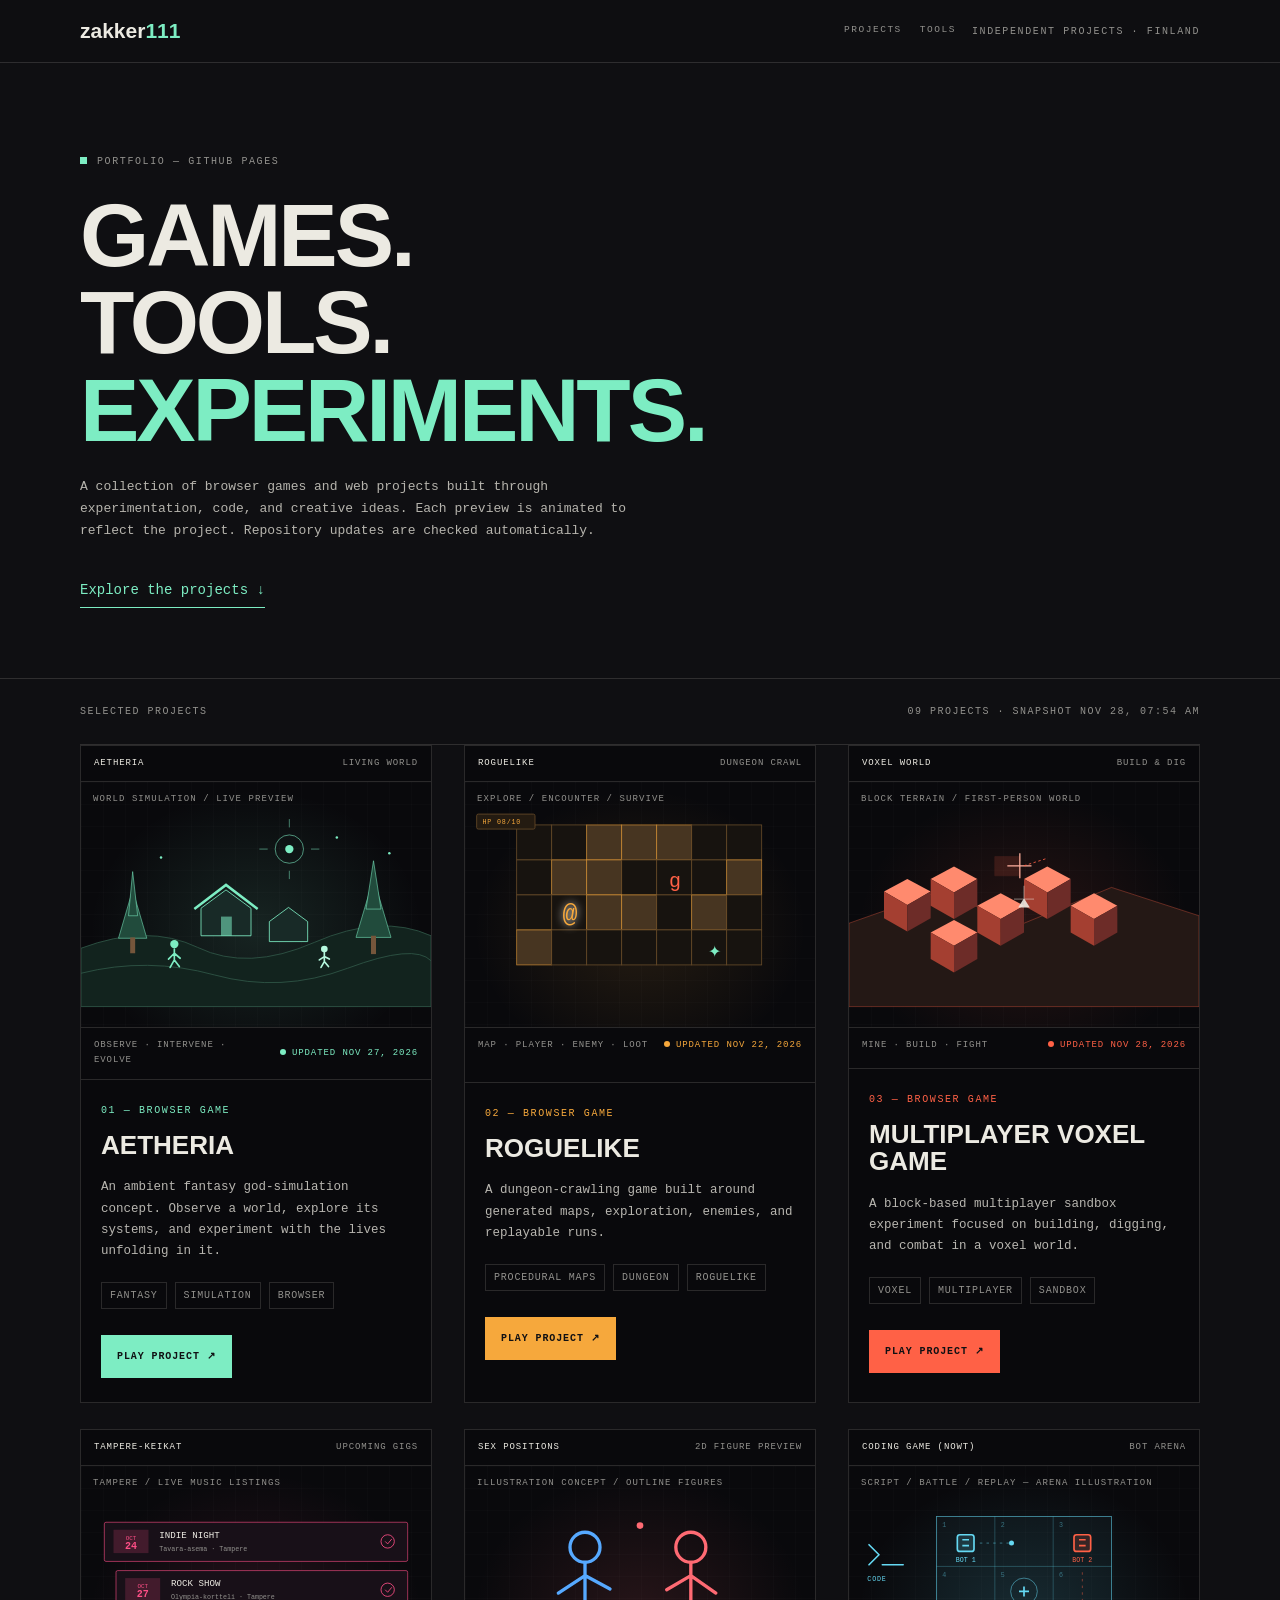
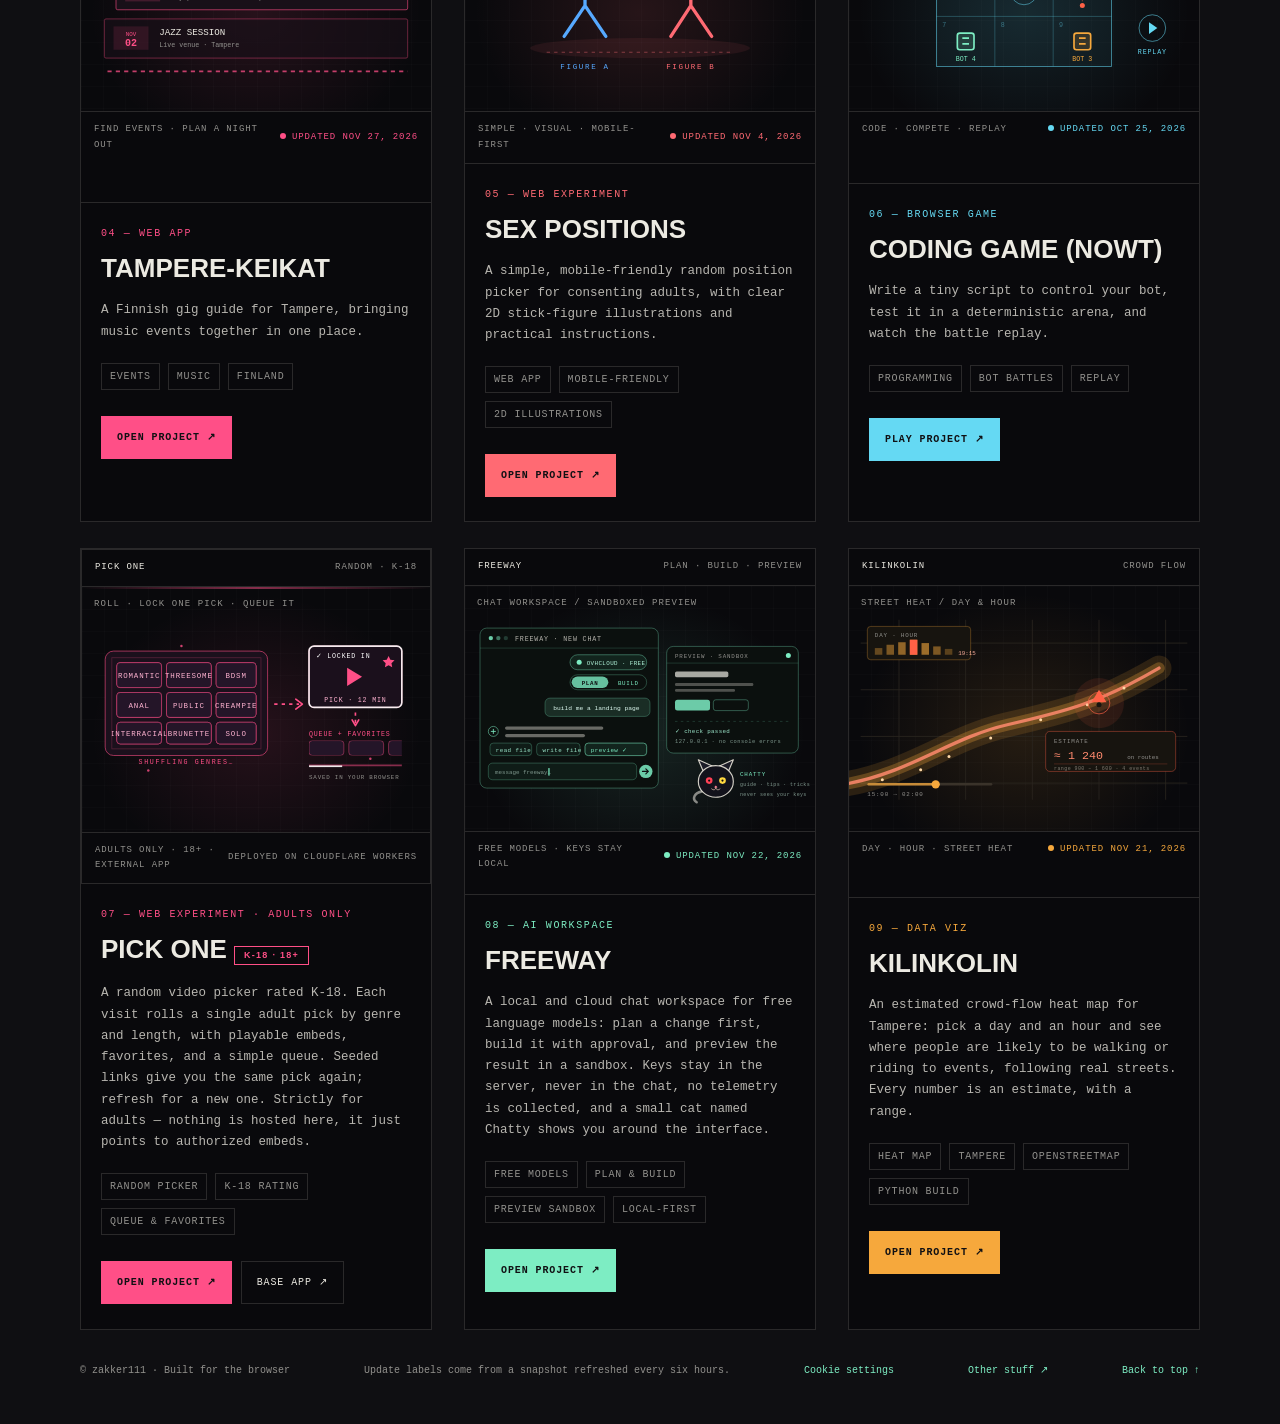
<file: index.html>
<!DOCTYPE html>
<html lang="en">
<head>
<meta charset="UTF-8">
<meta name="viewport" content="width=device-width, initial-scale=1">
<meta name="theme-color" content="#0f0f12">
<link rel="icon" href="data:image/svg+xml,%3Csvg xmlns='http://www.w3.org/2000/svg' viewBox='0 0 100 100'%3E%3Crect width='100' height='100' rx='18' fill='%230f0f12'/%3E%3Ctext x='50' y='72' font-size='60' font-family='monospace' font-weight='bold' text-anchor='middle' fill='%237dedc3'%3Ez%3C/text%3E%3C/svg%3E">
<meta name="description" content="Browser games and web projects by zakker111.">
<title>zakker111 — Projects</title>
<link rel="canonical" href="https://zakker111.github.io/portfolio/">
<!-- Social preview (Open Graph / Twitter) so links shared on Facebook, WhatsApp etc. render properly -->
<meta property="og:type" content="website">
<meta property="og:site_name" content="zakker111 — Projects">
<meta property="og:title" content="zakker111 — Projects">
<meta property="og:description" content="Browser games and web experiments by zakker111 — including Pick One, a K-18 random video picker.">
<meta property="og:url" content="https://zakker111.github.io/portfolio/">
<!-- PNG (not SVG): Facebook's scraper does not render SVG share images -->
<meta property="og:image" content="https://zakker111.github.io/portfolio/og-image.png">
<meta property="og:image:width" content="1200">
<meta property="og:image:height" content="630">
<meta property="og:image:alt" content="zakker111 — Projects">
<meta name="twitter:card" content="summary_large_image">
<meta name="twitter:title" content="zakker111 — Projects">
<meta name="twitter:description" content="Browser games and web experiments by zakker111.">
<meta name="twitter:image" content="https://zakker111.github.io/portfolio/og-image.png">
<!-- ============================================================
     Google Analytics 4 — human-visitor-only tracking.
     NOTHING is sent to Google until BOTH conditions are true:
       1. a real human passed the bot checks (looksHuman below), AND
       2. the human clicked "Yes, track me" in the cookie banner
          (consent stored in the `ga_consent` cookie).
     Bots, crawlers and headless scrapers never see the gtag
     script tag, never get cookies set, and never appear in your
     reports. See README.md → "Analytics & cookie consent".
     ============================================================ -->
<script>
// GA4 measurement ID. gtag itself is only loaded after a human clicks "Yes"
// in the cookie banner — see __loadGA() below.
window.GA_MEASUREMENT_ID = 'G-7BEHR86TWY';

(function () {
  // ---- Cookie helpers -------------------------------------------------
  function setCookie(name, value, days) {
    var d = new Date();
    d.setTime(d.getTime() + days * 864e5);
    document.cookie = name + '=' + value + ';expires=' + d.toUTCString() +
      ';path=/;SameSite=Lax';
  }
  function getCookie(name) {
    var m = document.cookie.match(new RegExp('(?:^|; )' + name + '=([^;]*)'));
    return m ? decodeURIComponent(m[1]) : null;
  }
  // A visitor who clicked "Yes" once may still carry Google's own cookies
  // (_ga, _ga_<MEASUREMENT>, and legacy _gid/_gat/_gac_*). Declining has to
  // leave nothing behind, so remove every one we can see, on every path and
  // domain scope it could have been written to.
  function clearAnalyticsCookies() {
    var names = document.cookie.split(';').map(function (c) {
      return c.split('=')[0].trim();
    }).filter(function (name) {
      return name === '_ga' || name === '_gid' ||
        name.indexOf('_ga_') === 0 || name.indexOf('_gat') === 0 ||
        name.indexOf('_gac_') === 0;
    });
    if (!names.length) return;
    var host = location.hostname;
    var domains = ['', host, '.' + host];
    var parts = host.split('.');
    if (parts.length > 2) domains.push('.' + parts.slice(-2).join('.'));
    var paths = ['/', '/portfolio/', location.pathname];
    names.forEach(function (name) {
      domains.forEach(function (domain) {
        paths.forEach(function (path) {
          var base = name + '=;expires=Thu, 01 Jan 1970 00:00:00 GMT;path=' + path +
            (domain ? ';domain=' + domain : '') + ';SameSite=Lax';
          document.cookie = base;
          document.cookie = base + ';Secure';
        });
      });
    });
  }

  // ---- Human / bot detection ------------------------------------------
  // A real browser driven by a real person passes ALL of these; bots,
  // curl-style fetchers and headless scrapers fail at least one.
  function looksHuman() {
    try {
      if (!window.isSecureContext && !/^https?:$/.test(location.protocol)) return false;
      if (navigator.webdriver === true) return false;               // Selenium/Puppeteer flag
      if (!window.chrome && !/firefox|safari/i.test(navigator.userAgent)) {
        // non-browser JS environments (Node fetch, python, curl shims)
        if (typeof document.createElement !== 'function') return false;
      }
      if (typeof navigator.plugins === 'undefined') return false;   // no plugin array → not a normal browser
      if (navigator.userAgent && /bot|crawler|spider|headless|scraping|python|curl|wget|phantom|slurp/i.test(navigator.userAgent)) return false;
      return true;
    } catch (e) { return false; }
  }

  // ---- Load GA ONLY after explicit Yes ----------------------------------
  window.__loadGA = function () {
    if (window.__gaLoaded) return;
    window.__gaLoaded = true;
    var id = window.GA_MEASUREMENT_ID;
    if (!id || id === 'G-XXXXXXXXXX') return; // not configured yet → do nothing
    window.dataLayer = window.dataLayer || [];
    function gtag(){ dataLayer.push(arguments); }
    window.gtag = gtag;
    gtag('js', new Date());
    gtag('config', id, {
      cookie_flags: 'SameSite=Lax;Secure',   // GA sets only the _ga analytics cookie
      cookie_expires: 335 * 86400,           // _ga cookie lives ~11 months max
      transport_type: 'beacon'
    });
    // Consent mode: only analytics storage granted, nothing else, ever.
    gtag('consent', 'update', {
      analytics_storage: 'granted',
      ad_storage: 'denied',
      ad_user_data: 'denied',
      ad_personalization: 'denied'
    });
    // Inject the actual gtag.js loader — this is the ONLY point where any
    // request to Google can ever happen, and it requires human + Yes.
    var s = document.createElement('script');
    s.async = true;
    s.src = 'https://www.googletagmanager.com/gtag/js?id=' + encodeURIComponent(id);
    document.head.appendChild(s);
  };

  // ---- Stop GA again if consent is withdrawn ----------------------------
  // GA's own opt-out switch: once this flag is set, gtag.js keeps no state
  // and sends no further hits for this measurement ID.
  window.__stopGA = function () {
    var id = window.GA_MEASUREMENT_ID;
    if (id) window['ga-disable-' + id] = true;
  };
  window.__resumeGA = function () {
    var id = window.GA_MEASUREMENT_ID;
    if (id) window['ga-disable-' + id] = false;
  };

  // ---- The cookie / consent banner --------------------------------------
  function showBanner() {
    if (document.querySelector('.cc-banner')) return; // already open
    var style = document.createElement('style');
    style.textContent =
      '.cc-banner{position:fixed;left:0;right:0;bottom:0;z-index:999;background:#15151a;' +
      'border-top:1px solid rgba(236,234,226,.2);padding:14px 20px;display:flex;gap:14px;' +
      'flex-wrap:wrap;align-items:center;font:12.5px/1.6 "IBM Plex Mono",monospace;color:#eceae2}' +
      '.cc-banner p{margin:0;flex:1 1 320px}' +
      '.cc-banner button{font:inherit;cursor:pointer;border-radius:6px;padding:8px 16px;border:1px solid transparent}' +
      '.cc-yes{background:#7dedc3;color:#0f0f12;font-weight:600}' +
      '.cc-no{background:transparent;color:#eceae2;border-color:rgba(236,234,226,.3)}' +
      '.cc-why{color:#92918d;font-size:10.5px;flex-basis:100%}' +
      '.cc-banner{max-height:46vh;overflow-y:auto}' +
      '@media(max-width:520px){.cc-banner{padding:10px 14px;gap:10px}' +
      '.cc-banner p{font-size:11.5px;line-height:1.5;flex-basis:100%}' +
      '.cc-banner button{padding:8px 14px;font-size:11.5px}' +
      '.cc-why{font-size:10px;line-height:1.45}.cc-why .cc-long{display:none}}';
    document.head.appendChild(style);

    var banner = document.createElement('div');
    banner.className = 'cc-banner';
    banner.setAttribute('role', 'dialog');
    banner.setAttribute('aria-label', 'Cookie consent');
    banner.innerHTML =
      '<p><strong>Cookie question.</strong> May I use one analytics cookie ' +
      '(Google Analytics) to count visits? It is only set if you click Yes.</p>' +
      '<button class="cc-yes" type="button">Yes, track me</button>' +
      '<button class="cc-no" type="button">No, don\'t track me</button>' +
      '<span class="cc-why"><strong>Why?</strong> This site tracks <u>only where human visitors come from</u> ' +
      '(country / city and page viewed) — nothing more.<span class="cc-long"> No ads, no profiles, no personal data, ' +
      'no third-party marketing cookies. Bots and crawlers are excluded automatically and are never tracked.</span></span>';

    banner.querySelector('.cc-yes').addEventListener('click', function () {
      setCookie('ga_consent', 'yes', 365);
      banner.remove();
      unreserve();
      window.__resumeGA(); // undo a withdrawal made earlier
      window.__loadGA();
    });
    banner.querySelector('.cc-no').addEventListener('click', function () {
      setCookie('ga_consent', 'no', 365);
      clearAnalyticsCookies(); // remove anything an earlier "Yes" left behind
      window.__stopGA();       // and stop sending hits if GA was already running
      banner.remove();
      unreserve();
    });
    document.body.appendChild(banner);
    function reserve() { document.body.style.paddingBottom = banner.offsetHeight + 'px'; }
    function unreserve() { document.body.style.paddingBottom = ''; window.removeEventListener('resize', reserve); }
    reserve();
    window.addEventListener('resize', reserve);
    if (window.ResizeObserver) new ResizeObserver(reserve).observe(banner);
  }

  function init() {
    // The footer's "Cookie settings" link reopens the banner so a visitor can
    // withdraw (or change) an earlier choice. Wired before the bot checks:
    // it only ever reveals the banner, it never loads GA by itself.
    var opener = document.querySelector('[data-cookie-settings]');
    if (opener) {
      opener.addEventListener('click', function (event) {
        event.preventDefault();
        showBanner();
      });
    }

    // 1. Bots never trigger anything: no banner, no cookie, no GA request.
    if (!looksHuman()) return;
    var consent = getCookie('ga_consent');
    if (consent === 'yes') { window.__loadGA(); return; }
    if (consent === 'no') { clearAnalyticsCookies(); return; }
    showBanner();
  }

  if (document.readyState === 'loading') {
    document.addEventListener('DOMContentLoaded', init);
  } else { init(); }
})();
</script>
<style>





:root{--bg:#0f0f12;--panel:#09090c;--ink:#eceae2;--dim:#92918d;--line:rgba(236,234,226,.14);--mint:#7dedc3;--amber:#f6a83c;--coral:#ff6146;--pink:#ff4f87;--red:#ff6a73;--cyan:#65d9f3;--mono:"IBM Plex Mono",ui-monospace,SFMono-Regular,Menlo,Consolas,"Liberation Mono",monospace;--display:"Syne","Arial Black","Helvetica Neue",Arial,sans-serif}
*{box-sizing:border-box}html{scroll-behavior:smooth}body{margin:0;background:var(--bg);color:var(--ink);font:14px/1.7 var(--mono)}a{color:inherit}a:focus-visible{outline:2px solid var(--mint);outline-offset:4px}.wrap{width:min(1120px,calc(100% - 40px));margin:auto}
.card-grid{display:grid;grid-template-columns:1fr;gap:26px 32px;width:100%}
.card-grid>article{width:min(100%,560px);margin:0 auto;justify-self:start}
@media(min-width:761px){.card-grid{grid-template-columns:repeat(2,minmax(0,1fr))}.card-grid>article{width:min(100%,440px)}}
@media(min-width:1080px){.card-grid{grid-template-columns:repeat(3,minmax(0,1fr))}.card-grid>article{width:min(100%,360px)}}
.hero .wrap,.project-info{container-type:inline-size}

.project-info{padding:22px 20px 24px;order:1}
header{position:sticky;top:0;z-index:10;background:rgba(15,15,18,.92);backdrop-filter:blur(12px);border-bottom:1px solid var(--line)}.nav{min-height:62px;display:flex;align-items:center;justify-content:space-between;gap:16px}.brand{font:800 21px var(--display);text-decoration:none}.brand span{color:var(--mint)}.nav-note,.kicker,.number,.tag{color:var(--dim);font-size:10px;letter-spacing:.16em;text-transform:uppercase}
.hero{min-height:400px;padding:90px 0 70px;display:flex;flex-direction:column;justify-content:center;border-bottom:1px solid var(--line)}.kicker:before{content:"";display:inline-block;width:7px;height:7px;background:var(--mint);margin-right:10px}h1{max-width:100%;margin:22px 0;font-weight:800;font-family:var(--display);line-height:.98;letter-spacing:-.035em;text-transform:uppercase;overflow-wrap:break-word;font-size:clamp(19px,6.3vw,66px);font-size:clamp(19px,7.95cqw,90px)}h1 span{color:var(--mint)}.intro{max-width:560px;color:#b6b4ad;font-size:13px}.hero-link{display:inline-block;margin-top:24px;width:fit-content;color:var(--mint);text-decoration:none;border-bottom:1px solid var(--mint);padding-bottom:4px}
.section-head{display:flex;justify-content:space-between;gap:12px;padding:24px 0;border-bottom:1px solid var(--line);color:var(--dim);font-size:10px;letter-spacing:.15em;text-transform:uppercase}.project{--accent:var(--mint);display:grid;grid-template-columns:minmax(0,1fr);gap:0;align-items:stretch;padding:0;border:1px solid var(--line);background:var(--panel);overflow:hidden;animation:appear .7s both;transition:border-color .25s}.project:nth-child(1){animation-delay:.04s}.project:nth-child(2){animation-delay:.08s}.project:nth-child(3){animation-delay:.12s}.project:nth-child(4){animation-delay:.16s}.project:nth-child(5){animation-delay:.20s}.project:nth-child(6){animation-delay:.24s}.project:nth-child(7){animation-delay:.28s}.project:nth-child(8){animation-delay:.32s}.project:nth-child(9){animation-delay:.36s}.project:nth-child(10){animation-delay:.40s}@keyframes appear{from{opacity:0;transform:translateY(12px)}to{opacity:1;transform:translateY(0)}}
.number{color:var(--accent)}h2{margin:13px 0 18px;font-weight:800;font-family:var(--display);line-height:1.05;text-transform:uppercase;overflow-wrap:break-word;font-size:clamp(18px,6.2vw,40px);font-size:clamp(18px,8.4cqw,46px)}.description{max-width:490px;color:#b8b6b0;font-size:12.5px}.tags{display:flex;flex-wrap:wrap;gap:8px;margin-top:20px}.tag{border:1px solid var(--line);padding:4px 8px;letter-spacing:.08em}.actions{display:flex;flex-wrap:wrap;gap:9px;margin-top:26px}.btn{display:inline-flex;justify-content:center;align-items:center;gap:8px;padding:12px 15px;border:1px solid var(--line);color:var(--ink);text-decoration:none;font-size:10px;letter-spacing:.09em;text-transform:uppercase;transition:.2s ease}.btn.primary{background:var(--accent);border-color:var(--accent);color:#101013;font-weight:600}.btn:hover{border-color:var(--accent);transform:translateY(-2px)}.btn.primary:hover{background:var(--ink);border-color:var(--ink)}
.preview{min-width:0;border:0;border-bottom:1px solid var(--line);background:var(--panel);transition:border-color .25s;order:0}.project:hover{border-color:var(--accent)}.preview-head,.preview-foot{display:flex;justify-content:space-between;gap:12px;padding:10px 13px;color:var(--dim);font-size:9px;letter-spacing:.1em;text-transform:uppercase}.preview-head{border-bottom:1px solid var(--line)}.preview-head strong{color:var(--ink);font-weight:500}.preview-foot{border-top:1px solid var(--line);align-items:center}.updated{color:var(--accent);white-space:nowrap}.update-dot{display:inline-block;width:6px;height:6px;border-radius:50%;background:var(--accent);margin-right:6px}.updated.changed .update-dot{animation:updatePulse 1s ease-in-out 5}@keyframes updatePulse{50%{transform:scale(2.1);box-shadow:0 0 12px var(--accent)}}
.art{position:relative;height:245px;overflow:hidden;background:radial-gradient(ellipse at 50% 60%,color-mix(in srgb,var(--accent) 12%,transparent),transparent 67%),#09090c}.art:before{content:"";position:absolute;inset:0;opacity:.45;background-image:linear-gradient(rgba(255,255,255,.035) 1px,transparent 1px),linear-gradient(90deg,rgba(255,255,255,.035) 1px,transparent 1px);background-size:22px 22px}
.art svg{position:absolute;inset:0;width:100%;height:100%;overflow:visible}.art .label{position:absolute;left:12px;top:10px;color:var(--dim);font-size:9px;letter-spacing:.12em;text-transform:uppercase;z-index:2}
.k18-frame{border:1px solid var(--line);background:var(--panel);transition:border-color .25s}.project:hover .k18-frame{border-color:var(--accent)}.k18-corner{position:absolute;width:16px;height:16px;border:2px solid var(--accent);z-index:3;animation:k18glow 2.4s ease-in-out infinite}.k18-corner.tl{top:-2px;left:-2px;border-right:0;border-bottom:0}.k18-corner.tr{top:-2px;right:-2px;border-left:0;border-bottom:0;animation-delay:.6s}.k18-corner.bl{bottom:-2px;left:-2px;border-right:0;border-top:0;animation-delay:1.2s}.k18-corner.br{bottom:-2px;right:-2px;border-left:0;border-top:0;animation-delay:1.8s}@keyframes k18glow{0%,100%{opacity:.45;filter:drop-shadow(0 0 0 transparent)}50%{opacity:1;filter:drop-shadow(0 0 7px var(--accent))}}
.k18-badge{display:inline-flex;align-items:center;gap:6px;padding:4px 9px;border:1px solid var(--accent);color:var(--accent);font-size:9px;letter-spacing:.14em;text-transform:uppercase;font-weight:600;animation:k18pulse 2.2s ease-in-out infinite}@keyframes k18pulse{50%{box-shadow:0 0 14px color-mix(in srgb,var(--accent) 45%,transparent)}}.scanline{position:absolute;left:0;right:0;height:2px;background:linear-gradient(90deg,transparent,var(--accent),transparent);opacity:.5;animation:scanmove 3.2s linear infinite;z-index:2}@keyframes scanmove{from{top:-4px}to{top:250px}}
svg .glow{filter:drop-shadow(0 0 5px currentColor)}svg .slow{animation:drift 5s ease-in-out infinite}svg .slow2{animation:drift 7s ease-in-out infinite reverse}svg .blink{animation:blink 2.5s steps(2,end) infinite}svg .walk{animation:walk 1.2s ease-in-out infinite alternate;transform-box:fill-box;transform-origin:center}svg .bob{animation:bob 2.4s ease-in-out infinite}svg .pulse{animation:pulse 2s ease-in-out infinite;transform-box:fill-box;transform-origin:center}svg .slot{animation:slot 1.4s cubic-bezier(.2,.7,.3,1) infinite}svg .slot2{animation:slot 1.4s cubic-bezier(.2,.7,.3,1) infinite;animation-delay:.14s}svg .slot3{animation:slot 1.4s cubic-bezier(.2,.7,.3,1) infinite;animation-delay:.28s}@keyframes slot{0%{transform:translateY(-15px);opacity:0}18%,68%{transform:translateY(0);opacity:1}90%,100%{transform:translateY(15px);opacity:0}}svg .landed{animation:landed 4.2s ease-in-out infinite}@keyframes landed{0%,8%{opacity:0}18%,88%{opacity:1}100%{opacity:0}}svg .lockring{animation:lockring 4.2s ease-in-out infinite}@keyframes lockring{0%,10%{transform:scale(.88);opacity:0}22%,85%{transform:scale(1);opacity:1}100%{transform:scale(1);opacity:0}}svg .chipflow{animation:chipflow 3.2s linear infinite}@keyframes chipflow{from{transform:translateX(0)}to{transform:translateX(-48px)}}
@keyframes drift{0%,100%{transform:translateY(0)}50%{transform:translateY(-7px)}}@keyframes blink{50%{opacity:.35}}@keyframes walk{to{transform:translateX(9px)}}@keyframes bob{50%{transform:translateY(-4px)}}@keyframes pulse{50%{opacity:.4;transform:scale(1.08)}}
.world-ground{fill:#12231e;stroke:#315849;stroke-width:1}.tree{fill:#214b3c;stroke:#7dedc3;stroke-opacity:.65}.house{fill:#182a27;stroke:#7dedc3;stroke-width:1}.creature{fill:#7dedc3}.dungeon-wall{fill:#473521;stroke:#f6a83c;stroke-opacity:.65}.dungeon-floor{fill:#17130f;stroke:#654a28;stroke-width:1}.voxel-top{fill:#ff8a6e}.voxel-front{fill:#a43f31}.voxel-side{fill:#6d2c28}.stick{fill:none;stroke-linecap:round;stroke-linejoin:round;stroke-width:4}.gig-card{fill:#181018;stroke:#ff4f87;stroke-opacity:.7}.gig-line{stroke:#ff4f87;stroke-width:2;opacity:.75}
footer{padding:32px 0 45px;color:var(--dim);font-size:10px}.footer-inner{display:flex;justify-content:space-between;flex-wrap:wrap;gap:12px}footer a,footer .footer-btn{color:var(--mint);text-decoration:none}.footer-btn{background:none;border:0;padding:0;font:inherit;cursor:pointer;letter-spacing:inherit}.footer-btn:hover,.footer-btn:focus-visible{text-decoration:underline}
@media(max-width:760px){.hero{min-height:350px;padding:70px 0 50px}.project{grid-template-columns:1fr;padding:0;gap:0}.art{height:215px}.actions .btn{flex:1 1 130px}.nav-note{font-size:8px}}
@media(prefers-reduced-motion:reduce){*,*:before,*:after{animation-duration:.01ms!important;animation-iteration-count:1!important;scroll-behavior:auto!important;transition-duration:.01ms!important}}
.nav-links{display:flex;gap:18px;margin-left:auto}
.nav-links a{font-size:9.5px;letter-spacing:.16em;text-transform:uppercase;text-decoration:none;color:var(--dim);padding:3px 0;border-bottom:1px solid transparent}
.nav-links a:hover,.nav-links a:focus-visible{color:var(--ink);border-bottom-color:var(--mint)}
.tool .monogram{aspect-ratio:16/10;border-bottom:1px solid var(--line);background:#17140f}
.tool .monogram svg{display:block;width:100%;height:100%}
@media(max-width:520px){.nav-note{display:none}.nav-links{gap:14px;margin-left:0}}


</style>
</head>
<body>
<header><div class="wrap nav"><a class="brand" href="#top">zakker<span>111</span></a><nav class="nav-links" aria-label="Sections"><a href="#projects">Projects</a><a href="tools.html">Tools</a></nav><div class="nav-note">Independent projects · Finland</div></div></header>
<main id="top">
<section class="hero"><div class="wrap"><div class="kicker">Portfolio — GitHub Pages</div><h1>Games.<br>Tools.<br><span>Experiments.</span></h1><p class="intro">A collection of browser games and web projects built through experimentation, code, and creative ideas. Each preview is animated to reflect the project. Repository updates are checked automatically.</p><a class="hero-link" href="#projects">Explore the projects ↓</a></div></section>
<section id="projects" style="scroll-margin-top:80px"><div class="wrap">
<div class="section-head"><span>Selected projects</span><span>09 projects · <span id="check-status">loading snapshot…</span></span></div>

<div class="card-grid">
<article class="project" style="--accent:var(--mint)" data-repo="zakker111/aetheria">
<div class="project-info"><div class="number">01 — Browser game</div><h2>Aetheria</h2><p class="description">An ambient fantasy god-simulation concept. Observe a world, explore its systems, and experiment with the lives unfolding in it.</p><div class="tags"><span class="tag">Fantasy</span><span class="tag">Simulation</span><span class="tag">Browser</span></div><div class="actions"><a class="btn primary" href="https://zakker111.github.io/aetheria/" target="_blank" rel="noopener">Play project ↗</a></div></div>
<div class="preview"><div class="preview-head"><strong>Aetheria</strong><span>Living world</span></div><div class="art"><span class="label">World simulation / live preview</span>
<svg viewBox="0 0 420 245" aria-hidden="true">
<path class="world-ground" d="M0 175 Q80 145 140 174 T280 168 T420 160 V245 H0Z"/><path d="M0 205 Q80 185 160 207 T320 199 T420 190" fill="none" stroke="#315849"/>
<g class="slow"><path class="tree" d="M45 163 L62 105 L79 163Z"/><path class="tree" d="M57 136 L62 83 L68 136Z"/><rect x="59" y="162" width="6" height="19" fill="#75563b"/><path class="tree" d="M330 162 L351 91 L372 162Z"/><path class="tree" d="M342 128 L351 70 L360 128Z"/><rect x="348" y="160" width="6" height="22" fill="#75563b"/></g>
<g class="slow2"><path class="house" d="M144 160 V127 L174 105 L204 127 V160Z"/><path d="M136 128 L174 99 L212 128" fill="none" stroke="#7dedc3" stroke-width="3"/><rect x="168" y="137" width="13" height="23" fill="#7dedc3" opacity=".55"/><path class="house" d="M226 167 V143 L249 126 L272 143 V167Z"/></g>
<g class="walk"><circle class="creature" cx="112" cy="170" r="5"/><path d="M112 176 v13 m0 -8 l-7 7 m7 -7 l7 6 m-7 2 l-5 9 m5 -9 l6 8" fill="none" stroke="#7dedc3" stroke-width="2" stroke-linecap="round"/></g>
<g class="walk" style="animation-delay:-.6s"><circle cx="292" cy="176" r="4" fill="#b6f9df"/><path d="M292 180 v11 m0 -6 l-6 4 m6 -4 l6 3 m-6 3 l-4 7 m4 -7 l5 6" fill="none" stroke="#b6f9df" stroke-width="2" stroke-linecap="round"/></g>
<g class="pulse"><circle cx="250" cy="56" r="17" fill="none" stroke="#7dedc3" opacity=".7"/><circle cx="250" cy="56" r="5" fill="#7dedc3"/><path d="M250 30 V20 M250 92 V82 M224 56 H214 M286 56 H276" stroke="#7dedc3" opacity=".6"/></g>
<g fill="#7dedc3"><circle cx="96" cy="66" r="1.5"/><circle cx="307" cy="42" r="1.5"/><circle cx="370" cy="61" r="1.5"/></g>
</svg></div><div class="preview-foot"><span>Observe · intervene · evolve</span><span class="updated" data-updated>Checking update…</span></div></div></article>

<article class="project" style="--accent:var(--amber)" data-repo="zakker111/Roguelike_new_1">
<div class="project-info"><div class="number">02 — Browser game</div><h2>Roguelike</h2><p class="description">A dungeon-crawling game built around generated maps, exploration, enemies, and replayable runs.</p><div class="tags"><span class="tag">Procedural maps</span><span class="tag">Dungeon</span><span class="tag">Roguelike</span></div><div class="actions"><a class="btn primary" href="https://zakker111.github.io/Roguelike_new_1/" target="_blank" rel="noopener">Play project ↗</a></div></div>
<div class="preview"><div class="preview-head"><strong>Roguelike</strong><span>Dungeon crawl</span></div><div class="art"><span class="label">Explore / encounter / survive</span>
<svg viewBox="0 0 420 245" aria-hidden="true">
<g transform="translate(62 27)">
<rect class="dungeon-floor" x="0" y="0" width="42" height="42"/><rect class="dungeon-floor" x="42" y="0" width="42" height="42"/><rect class="dungeon-wall" x="84" y="0" width="42" height="42"/><rect class="dungeon-wall" x="126" y="0" width="42" height="42"/><rect class="dungeon-wall" x="168" y="0" width="42" height="42"/><rect class="dungeon-floor" x="210" y="0" width="42" height="42"/><rect class="dungeon-floor" x="252" y="0" width="42" height="42"/>
<rect class="dungeon-floor" x="0" y="42" width="42" height="42"/><rect class="dungeon-wall" x="42" y="42" width="42" height="42"/><rect class="dungeon-wall" x="84" y="42" width="42" height="42"/><rect class="dungeon-floor" x="126" y="42" width="42" height="42"/><rect class="dungeon-floor" x="168" y="42" width="42" height="42"/><rect class="dungeon-floor" x="210" y="42" width="42" height="42"/><rect class="dungeon-wall" x="252" y="42" width="42" height="42"/>
<rect class="dungeon-floor" x="0" y="84" width="42" height="42"/><rect class="dungeon-floor" x="42" y="84" width="42" height="42"/><rect class="dungeon-wall" x="84" y="84" width="42" height="42"/><rect class="dungeon-wall" x="126" y="84" width="42" height="42"/><rect class="dungeon-floor" x="168" y="84" width="42" height="42"/><rect class="dungeon-wall" x="210" y="84" width="42" height="42"/><rect class="dungeon-floor" x="252" y="84" width="42" height="42"/>
<rect class="dungeon-wall" x="0" y="126" width="42" height="42"/><rect class="dungeon-floor" x="42" y="126" width="42" height="42"/><rect class="dungeon-floor" x="84" y="126" width="42" height="42"/><rect class="dungeon-floor" x="126" y="126" width="42" height="42"/><rect class="dungeon-floor" x="168" y="126" width="42" height="42"/><rect class="dungeon-floor" x="210" y="126" width="42" height="42"/><rect class="dungeon-floor" x="252" y="126" width="42" height="42"/>
<g class="walk"><text x="64" y="116" font-size="30" fill="#f6a83c" text-anchor="middle" class="glow">@</text></g><g class="pulse"><text x="190" y="75" font-size="24" fill="#ff6146" text-anchor="middle">g</text></g><text x="230" y="158" font-size="19" fill="#7dedc3">✦</text>
</g><rect x="14" y="14" width="70" height="18" rx="2" fill="#241b11" stroke="#654a28"/><text x="21" y="26" font-size="8" fill="#f6a83c" letter-spacing="1">HP 08/10</text>
</svg></div><div class="preview-foot"><span>Map · player · enemy · loot</span><span class="updated" data-updated>Checking update…</span></div></div></article>

<article class="project" style="--accent:var(--coral)" data-repo="zakker111/multiplayer_voxel_game">
<div class="project-info"><div class="number">03 — Browser game</div><h2>Multiplayer Voxel Game</h2><p class="description">A block-based multiplayer sandbox experiment focused on building, digging, and combat in a voxel world.</p><div class="tags"><span class="tag">Voxel</span><span class="tag">Multiplayer</span><span class="tag">Sandbox</span></div><div class="actions"><a class="btn primary" href="https://zakker111.github.io/multiplayer_voxel_game/" target="_blank" rel="noopener">Play project ↗</a></div></div>
<div class="preview"><div class="preview-head"><strong>Voxel world</strong><span>Build & dig</span></div><div class="art"><span class="label">Block terrain / first-person world</span>
<svg viewBox="0 0 420 245" aria-hidden="true">
<path d="M0 145 L105 108 L210 145 L315 102 L420 136 V245 H0Z" fill="#241815" stroke="#ff6146" stroke-opacity=".4"/>
<g transform="translate(42 72)">
<g><path class="voxel-top" d="M0 35 L28 20 L56 35 L28 51Z"/><path class="voxel-front" d="M0 35 L28 51 V83 L0 67Z"/><path class="voxel-side" d="M28 51 L56 35 V67 L28 83Z"/></g>
<g transform="translate(56 -15)"><path class="voxel-top" d="M0 35 L28 20 L56 35 L28 51Z"/><path class="voxel-front" d="M0 35 L28 51 V83 L0 67Z"/><path class="voxel-side" d="M28 51 L56 35 V67 L28 83Z"/></g>
<g transform="translate(56 49)"><path class="voxel-top" d="M0 35 L28 20 L56 35 L28 51Z"/><path class="voxel-front" d="M0 35 L28 51 V83 L0 67Z"/><path class="voxel-side" d="M28 51 L56 35 V67 L28 83Z"/></g>
<g transform="translate(112 17)"><path class="voxel-top" d="M0 35 L28 20 L56 35 L28 51Z"/><path class="voxel-front" d="M0 35 L28 51 V83 L0 67Z"/><path class="voxel-side" d="M28 51 L56 35 V67 L28 83Z"/></g>
<g transform="translate(168 -15)"><path class="voxel-top" d="M0 35 L28 20 L56 35 L28 51Z"/><path class="voxel-front" d="M0 35 L28 51 V83 L0 67Z"/><path class="voxel-side" d="M28 51 L56 35 V67 L28 83Z"/></g>
<g transform="translate(224 17)"><path class="voxel-top" d="M0 35 L28 20 L56 35 L28 51Z"/><path class="voxel-front" d="M0 35 L28 51 V83 L0 67Z"/><path class="voxel-side" d="M28 51 L56 35 V67 L28 83Z"/></g>
</g>
<g class="slow"><path d="M175 65 L205 65 L205 88 L175 88Z" fill="#ff6146" opacity=".15" stroke="#ff6146"/><path d="M190 76 H219 M205 61 V91" stroke="#ffb09e" stroke-width="1.5"/><path d="M210 76 L238 67" stroke="#ff6146" stroke-dasharray="3 3"/></g>
<path d="M210 115 l-7 11 h14Z" fill="#eceae2" opacity=".9"/><path d="M210 115 V100 M198 116 H222" stroke="#eceae2" opacity=".6"/>
</svg></div><div class="preview-foot"><span>Mine · build · fight</span><span class="updated" data-updated>Checking update…</span></div></div></article>

<article class="project" style="--accent:var(--pink)" data-repo="zakker111/tampere-keikat">
<div class="project-info"><div class="number">04 — Web app</div><h2>Tampere-keikat</h2><p class="description">A Finnish gig guide for Tampere, bringing music events together in one place.</p><div class="tags"><span class="tag">Events</span><span class="tag">Music</span><span class="tag">Finland</span></div><div class="actions"><a class="btn primary" href="https://zakker111.github.io/tampere-keikat/" target="_blank" rel="noopener">Open project ↗</a></div></div>
<div class="preview"><div class="preview-head"><strong>Tampere-keikat</strong><span>Upcoming gigs</span></div><div class="art"><span class="label">Tampere / live music listings</span>
<svg viewBox="0 0 420 245" aria-hidden="true">
<g class="slow"><rect class="gig-card" x="28" y="43" width="364" height="47" rx="2"/><rect x="39" y="52" width="42" height="28" fill="#ff4f87" opacity=".18"/><text x="60" y="64" text-anchor="middle" font-size="7" fill="#ff4f87">OCT</text><text x="60" y="75" text-anchor="middle" font-size="12" fill="#ff4f87" font-weight="bold">24</text><text x="94" y="62" font-size="11" fill="#eceae2">INDIE NIGHT</text><text x="94" y="77" font-size="8" fill="#92918d">Tavara-asema · Tampere</text><circle cx="368" cy="66" r="8" fill="none" stroke="#ff4f87"/><path d="M365 66 l3 3 5 -6" fill="none" stroke="#ff4f87"/></g>
<g class="slow2"><rect class="gig-card" x="42" y="101" width="350" height="47" rx="2"/><rect x="53" y="110" width="42" height="28" fill="#ff4f87" opacity=".18"/><text x="74" y="122" text-anchor="middle" font-size="7" fill="#ff4f87">OCT</text><text x="74" y="133" text-anchor="middle" font-size="12" fill="#ff4f87" font-weight="bold">27</text><text x="108" y="120" font-size="11" fill="#eceae2">ROCK SHOW</text><text x="108" y="135" font-size="8" fill="#92918d">Olympia-kortteli · Tampere</text><circle cx="368" cy="124" r="8" fill="none" stroke="#ff4f87"/><path d="M365 124 l3 3 5 -6" fill="none" stroke="#ff4f87"/></g>
<rect class="gig-card" x="28" y="159" width="364" height="47" rx="2" opacity=".65"/><rect x="39" y="168" width="42" height="28" fill="#ff4f87" opacity=".12"/><text x="60" y="180" text-anchor="middle" font-size="7" fill="#ff4f87">NOV</text><text x="60" y="191" text-anchor="middle" font-size="12" fill="#ff4f87" font-weight="bold">02</text><text x="94" y="178" font-size="11" fill="#eceae2">JAZZ SESSION</text><text x="94" y="193" font-size="8" fill="#92918d">Live venue · Tampere</text><path class="gig-line" d="M28 222 H392" stroke-dasharray="5 5"><animate attributeName="stroke-dashoffset" from="0" to="-40" dur="3s" repeatCount="indefinite"/></path>
</svg></div><div class="preview-foot"><span>Find events · plan a night out</span><span class="updated" data-updated>Checking update…</span></div></div></article>

<article class="project" style="--accent:var(--red)" data-repo="zakker111/Sex_positions">
<div class="project-info"><div class="number">05 — Web experiment</div><h2>Sex Positions</h2><p class="description">A simple, mobile-friendly random position picker for consenting adults, with clear 2D stick-figure illustrations and practical instructions.</p><div class="tags"><span class="tag">Web app</span><span class="tag">Mobile-friendly</span><span class="tag">2D illustrations</span></div><div class="actions"><a class="btn primary" href="https://zakker111.github.io/Sex_positions/" target="_blank" rel="noopener">Open project ↗</a></div></div>
<div class="preview"><div class="preview-head"><strong>Sex Positions</strong><span>2D figure preview</span></div><div class="art"><span class="label">Illustration concept / outline figures</span>
<svg viewBox="0 0 420 245" aria-hidden="true">
<ellipse cx="210" cy="194" rx="132" ry="12" fill="#ff6a73" opacity=".08"/>
<g class="slow"><g class="stick" stroke="#56a9ff"><circle cx="144" cy="73" r="18"/><path d="M144 92 L144 143 M144 107 L112 128 M144 107 L174 123 M144 143 L119 180 M144 143 L169 180"/></g></g>
<g class="slow2"><g class="stick" stroke="#ff6a73"><circle cx="271" cy="73" r="18"/><path d="M271 92 L271 143 M271 107 L242 124 M271 107 L301 128 M271 143 L247 180 M271 143 L296 180"/></g></g>
<path d="M98 199 H322" stroke="#ff6a73" stroke-opacity=".5" stroke-dasharray="4 5"/><circle class="pulse" cx="210" cy="47" r="4" fill="#ff6a73"/><text x="144" y="219" text-anchor="middle" fill="#56a9ff" font-size="9" letter-spacing="2">FIGURE A</text><text x="271" y="219" text-anchor="middle" fill="#ff6a73" font-size="9" letter-spacing="2">FIGURE B</text>
</svg></div><div class="preview-foot"><span>Simple · visual · mobile-first</span><span class="updated" data-updated>Checking update…</span></div></div></article>

<article id="p-coding-game" class="project" style="--accent:var(--cyan)" data-repo="zakker111/Coding_game-3_newest">
<div class="project-info"><div class="number">06 — Browser game</div><h2>Coding Game (Nowt)</h2><p class="description">Write a tiny script to control your bot, test it in a deterministic arena, and watch the battle replay.</p><div class="tags"><span class="tag">Programming</span><span class="tag">Bot battles</span><span class="tag">Replay</span></div><div class="actions"><a class="btn primary" href="https://zakker111.github.io/Coding_game-3_newest/" target="_blank" rel="noopener">Play project ↗</a></div></div>
<div class="preview"><div class="preview-head"><strong>Coding Game (Nowt)</strong><span>Bot arena</span></div><div class="art"><span class="label">Script / battle / replay — arena illustration</span>
<svg viewBox="0 0 420 245" aria-hidden="true" style="color:var(--accent)">
<rect x="105" y="36" width="210" height="180" fill="currentColor" fill-opacity=".04" stroke="currentColor" stroke-opacity=".65"/>
<path d="M175 36 V216 M245 36 V216 M105 96 H315 M105 156 H315" fill="none" stroke="currentColor" stroke-opacity=".3"/>
<g fill="currentColor" fill-opacity=".45" font-size="8"><text x="112" y="49">1</text><text x="182" y="49">2</text><text x="252" y="49">3</text><text x="112" y="109">4</text><text x="182" y="109">5</text><text x="252" y="109">6</text><text x="112" y="169">7</text><text x="182" y="169">8</text><text x="252" y="169">9</text></g>
<g class="pulse"><circle cx="210" cy="126" r="16" fill="none" stroke="currentColor" stroke-opacity=".6"/><path d="M204 126 H216 M210 120 V132" stroke="currentColor" stroke-width="2"/></g>
<g class="walk"><rect x="130" y="58" width="20" height="20" rx="3" fill="currentColor" fill-opacity=".16" stroke="currentColor" stroke-width="2"/><path d="M136 64 H144 M136 71 H144" stroke="currentColor" stroke-width="2"/><text x="140" y="91" text-anchor="middle" font-size="8" fill="currentColor">BOT 1</text></g>
<g class="bob"><rect x="270" y="58" width="20" height="20" rx="3" fill="var(--coral)" fill-opacity=".16" stroke="var(--coral)" stroke-width="2"/><path d="M276 64 H284 M276 71 H284" stroke="var(--coral)" stroke-width="2"/><text x="280" y="91" text-anchor="middle" font-size="8" fill="var(--coral)">BOT 2</text></g>
<g class="walk" style="animation-delay:-.6s"><rect x="270" y="176" width="20" height="20" rx="3" fill="var(--amber)" fill-opacity=".16" stroke="var(--amber)" stroke-width="2"/><path d="M276 182 H284 M276 189 H284" stroke="var(--amber)" stroke-width="2"/><text x="280" y="210" text-anchor="middle" font-size="8" fill="var(--amber)">BOT 3</text></g>
<g class="slow2"><rect x="130" y="176" width="20" height="20" rx="3" fill="var(--mint)" fill-opacity=".16" stroke="var(--mint)" stroke-width="2"/><path d="M136 182 H144 M136 189 H144" stroke="var(--mint)" stroke-width="2"/><text x="140" y="210" text-anchor="middle" font-size="8" fill="var(--mint)">BOT 4</text></g>
<g class="walk"><path d="M157 68 H195" stroke="currentColor" stroke-opacity=".55" stroke-dasharray="3 5"/><circle class="blink" cx="195" cy="68" r="3" fill="currentColor"/></g>
<g class="slow"><path d="M280 103 V143" stroke="var(--coral)" stroke-opacity=".55" stroke-dasharray="3 5"/><circle class="blink" cx="280" cy="143" r="3" fill="var(--coral)"/></g>
<path d="M24 70 L36 82 L24 94 M40 94 H65" fill="none" stroke="currentColor" stroke-width="2" stroke-linecap="round" stroke-linejoin="round"/><text x="22" y="114" font-size="8" fill="currentColor" letter-spacing="1">CODE</text>
<g class="pulse"><circle cx="364" cy="170" r="16" fill="none" stroke="currentColor" stroke-opacity=".65"/><path d="M360 163 L370 170 L360 177Z" fill="currentColor"/></g><text x="364" y="201" text-anchor="middle" font-size="8" fill="currentColor" letter-spacing="1">REPLAY</text>
</svg></div><div class="preview-foot"><span>Code · compete · replay</span><span class="updated" data-updated>Checking update…</span></div></div></article>

<article id="p-pick-one" class="project" style="--accent:var(--pink)">
<div class="project-info"><div class="number">07 — Web experiment · Adults only</div><h2>Pick One <span class="k18-badge">K-18 · 18+</span></h2><p class="description">A random video picker rated K-18. Each visit rolls a single adult pick by genre and length, with playable embeds, favorites, and a simple queue. Seeded links give you the same pick again; refresh for a new one. Strictly for adults — nothing is hosted here, it just points to authorized embeds.</p><div class="tags"><span class="tag">Random picker</span><span class="tag">K-18 rating</span><span class="tag">Queue &amp; favorites</span></div><div class="actions"><a class="btn primary" href="https://pick-one-projekti.zakker690.workers.dev/?view=random&amp;seed=fvmh78" target="_blank" rel="noopener nofollow noreferrer">Open project ↗</a><a class="btn" href="https://pick-one-projekti.zakker690.workers.dev/" target="_blank" rel="noopener nofollow noreferrer">Base app ↗</a></div></div>
<div class="preview k18-frame"><span class="k18-corner tl"></span><span class="k18-corner tr"></span><span class="k18-corner bl"></span><span class="k18-corner br"></span><div class="preview-head"><strong>Pick One</strong><span>Random · K-18</span></div><div class="art"><span class="label">Roll · lock one pick · queue it</span><span class="scanline"></span>
<svg viewBox="0 0 420 245" aria-hidden="true">
<g fill="#ff4f87" opacity=".8"><circle cx="80" cy="196" r="1.5"/><circle cx="348" cy="182" r="1.5"/><circle cx="120" cy="46" r="1.5"/></g>
<g transform="translate(36 60)">
<rect x="-8" y="-8" width="196" height="126" rx="10" fill="#1b101c" stroke="#ff4f87" stroke-opacity=".7"/>
<defs><clipPath id="pk-reel"><rect x="0" y="0" width="180" height="110"/></clipPath></defs>
<g clip-path="url(#pk-reel)" font-size="9" letter-spacing="1" text-anchor="middle">
<g class="slot"><rect x="6" y="6" width="54" height="30" rx="4" fill="#241528" stroke="#ff4f87" stroke-opacity=".55"/><text x="33" y="25" fill="#ffb3d1">AMATEUR</text><rect x="66" y="6" width="54" height="30" rx="4" fill="#241528" stroke="#ff4f87" stroke-opacity=".55"/><text x="93" y="25" fill="#ffb3d1">SOLO</text><rect x="126" y="6" width="48" height="30" rx="4" fill="#241528" stroke="#ff4f87" stroke-opacity=".55"/><text x="150" y="25" fill="#ffb3d1">COUPLE</text><rect x="6" y="42" width="54" height="30" rx="4" fill="#241528" stroke="#ff4f87" stroke-opacity=".55"/><text x="33" y="61" fill="#ffb3d1">FETISH</text><rect x="66" y="42" width="54" height="30" rx="4" fill="#241528" stroke="#ff4f87" stroke-opacity=".55"/><text x="93" y="61" fill="#ffb3d1">HARD</text><rect x="126" y="42" width="48" height="30" rx="4" fill="#241528" stroke="#ff4f87" stroke-opacity=".55"/><text x="150" y="61" fill="#ffb3d1">LONG</text><rect x="6" y="78" width="54" height="26" rx="4" fill="#241528" stroke="#ff4f87" stroke-opacity=".55"/><text x="33" y="95" fill="#ffb3d1">SHORT</text><rect x="66" y="78" width="54" height="26" rx="4" fill="#241528" stroke="#ff4f87" stroke-opacity=".55"/><text x="93" y="95" fill="#ffb3d1">GONZO</text><rect x="126" y="78" width="48" height="26" rx="4" fill="#241528" stroke="#ff4f87" stroke-opacity=".55"/><text x="150" y="95" fill="#ffb3d1">VR</text></g>
<g class="slot2"><rect x="6" y="6" width="54" height="30" rx="4" fill="#241528" stroke="#ff4f87" stroke-opacity=".55"/><text x="33" y="25" fill="#ffb3d1">ROLEPLAY</text><rect x="66" y="6" width="54" height="30" rx="4" fill="#241528" stroke="#ff4f87" stroke-opacity=".55"/><text x="93" y="25" fill="#ffb3d1">BLONDE</text><rect x="126" y="6" width="48" height="30" rx="4" fill="#241528" stroke="#ff4f87" stroke-opacity=".55"/><text x="150" y="25" fill="#ffb3d1">POV</text><rect x="6" y="42" width="54" height="30" rx="4" fill="#241528" stroke="#ff4f87" stroke-opacity=".55"/><text x="33" y="61" fill="#ffb3d1">LATINA</text><rect x="66" y="42" width="54" height="30" rx="4" fill="#241528" stroke="#ff4f87" stroke-opacity=".55"/><text x="93" y="61" fill="#ffb3d1">ASIAN</text><rect x="126" y="42" width="48" height="30" rx="4" fill="#241528" stroke="#ff4f87" stroke-opacity=".55"/><text x="150" y="61" fill="#ffb3d1">MILF</text><rect x="6" y="78" width="54" height="26" rx="4" fill="#241528" stroke="#ff4f87" stroke-opacity=".55"/><text x="33" y="95" fill="#ffb3d1">EBONY</text><rect x="66" y="78" width="54" height="26" rx="4" fill="#241528" stroke="#ff4f87" stroke-opacity=".55"/><text x="93" y="95" fill="#ffb3d1">TOYS</text><rect x="126" y="78" width="48" height="26" rx="4" fill="#241528" stroke="#ff4f87" stroke-opacity=".55"/><text x="150" y="95" fill="#ffb3d1">FEET</text></g>
<g class="slot3"><rect x="6" y="6" width="54" height="30" rx="4" fill="#241528" stroke="#ff4f87" stroke-opacity=".55"/><text x="33" y="25" fill="#ffb3d1">ROMANTIC</text><rect x="66" y="6" width="54" height="30" rx="4" fill="#241528" stroke="#ff4f87" stroke-opacity=".55"/><text x="93" y="25" fill="#ffb3d1">THREESOME</text><rect x="126" y="6" width="48" height="30" rx="4" fill="#241528" stroke="#ff4f87" stroke-opacity=".55"/><text x="150" y="25" fill="#ffb3d1">BDSM</text><rect x="6" y="42" width="54" height="30" rx="4" fill="#241528" stroke="#ff4f87" stroke-opacity=".55"/><text x="33" y="61" fill="#ffb3d1">ANAL</text><rect x="66" y="42" width="54" height="30" rx="4" fill="#241528" stroke="#ff4f87" stroke-opacity=".55"/><text x="93" y="61" fill="#ffb3d1">PUBLIC</text><rect x="126" y="42" width="48" height="30" rx="4" fill="#241528" stroke="#ff4f87" stroke-opacity=".55"/><text x="150" y="61" fill="#ffb3d1">CREAMPIE</text><rect x="6" y="78" width="54" height="26" rx="4" fill="#241528" stroke="#ff4f87" stroke-opacity=".55"/><text x="33" y="95" fill="#ffb3d1">INTERRACIAL</text><rect x="66" y="78" width="54" height="26" rx="4" fill="#241528" stroke="#ff4f87" stroke-opacity=".55"/><text x="93" y="95" fill="#ffb3d1">BRUNETTE</text><rect x="126" y="78" width="48" height="26" rx="4" fill="#241528" stroke="#ff4f87" stroke-opacity=".55"/><text x="150" y="95" fill="#ffb3d1">SOLO</text></g>
</g>
<rect x="0" y="0" width="180" height="110" fill="none" stroke="#ff4f87" stroke-opacity=".25"/>
<text class="blink" x="90" y="128" text-anchor="middle" font-size="8" fill="#ff4f87" letter-spacing="2">SHUFFLING GENRES…</text>
</g>
<path d="M232 116 H262" stroke="#ff4f87" stroke-width="2" stroke-dasharray="4 5"/><path d="M258 110 L266 116 L258 122" fill="none" stroke="#ff4f87" stroke-width="2" stroke-linecap="round" stroke-linejoin="round"/>
<g transform="translate(274 46)">
<rect x="0" y="0" width="112" height="74" rx="6" fill="#1b101c" stroke="#ff4f87"/>
<rect x="0" y="0" width="112" height="74" rx="6" fill="none" stroke="#fff" stroke-opacity=".9" stroke-width="2" class="lockring"/>
<path d="M46 26 L64 37 L46 48Z" fill="#ff4f87"/><text x="56" y="68" text-anchor="middle" font-size="8" fill="#ffb3d1" letter-spacing="1">PICK · 12 MIN</text>
<g class="landed"><text x="8" y="14" font-size="8" fill="#fff" letter-spacing="1">✓ LOCKED IN</text><path d="M96 12 l2.2 4.6 5 .6 -3.7 3.4 .9 5 -4.4 -2.5 -4.4 2.5 .9 -5 -3.7 -3.4 5 -.6Z" fill="#ff4f87"/></g>
</g>
<path d="M330 126 V140" stroke="#ff4f87" stroke-width="2" stroke-dasharray="4 5"/><path d="M326 135 L330 142 L334 135" fill="none" stroke="#ff4f87" stroke-width="2" stroke-linecap="round" stroke-linejoin="round"/>
<g transform="translate(274 146)">
<text x="0" y="8" font-size="8" fill="#ff4f87" letter-spacing="1">QUEUE + FAVORITES</text>
<defs><clipPath id="pk-queue"><rect x="0" y="14" width="112" height="18"/></clipPath></defs>
<g clip-path="url(#pk-queue)"><g class="chipflow"><rect x="0" y="14" width="42" height="18" rx="4" fill="#241528" stroke="#ff4f87" stroke-opacity=".5"/><rect x="48" y="14" width="42" height="18" rx="4" fill="#241528" stroke="#ff4f87" stroke-opacity=".5"/><rect x="96" y="14" width="42" height="18" rx="4" fill="#241528" stroke="#ff4f87" stroke-opacity=".5"/><rect x="144" y="14" width="42" height="18" rx="4" fill="#241528" stroke="#ff4f87" stroke-opacity=".5"/></g></g>
<path d="M0 44 H112" stroke="#ff4f87" stroke-opacity=".5" stroke-width="2"/><rect x="0" y="44" width="40" height="2" fill="#fff" opacity=".9" class="pulse"/>
<text x="0" y="60" font-size="7" fill="#92918d" letter-spacing="1">SAVED IN YOUR BROWSER</text>
</g>
</svg></div><div class="preview-foot"><span>Adults only · 18+ · external app</span><span class="updated" style="color:var(--dim)">Deployed on Cloudflare Workers</span></div></div></article>

<article id="p-freeway" class="project" style="--accent:var(--mint)" data-repo="zakker111/freeway">
<div class="project-info"><div class="number">08 — AI workspace</div><h2>Freeway</h2><p class="description">A local and cloud chat workspace for free language models: plan a change first, build it with approval, and preview the result in a sandbox. Keys stay in the server, never in the chat, no telemetry is collected, and a small cat named Chatty shows you around the interface.</p><div class="tags"><span class="tag">Free models</span><span class="tag">Plan &amp; Build</span><span class="tag">Preview sandbox</span><span class="tag">Local-first</span></div><div class="actions"><a class="btn primary" href="https://zakker111.github.io/freeway/" target="_blank" rel="noopener">Open project ↗</a></div></div>
<div class="preview"><div class="preview-head"><strong>Freeway</strong><span>Plan · Build · Preview</span></div><div class="art"><span class="label">Chat workspace / sandboxed preview</span>
<svg viewBox="0 0 420 245" aria-hidden="true">
<rect x="18" y="26" width="214" height="192" rx="8" fill="#0b100e" stroke="var(--mint)" stroke-opacity=".38"/>
<path d="M18 50 H232" stroke="var(--mint)" stroke-opacity=".2"/>
<g fill="var(--mint)"><circle cx="31" cy="38" r="2.6" opacity=".85"/><circle cx="40" cy="38" r="2.6" opacity=".45"/><circle cx="49" cy="38" r="2.6" opacity=".2"/></g>
<text x="60" y="41" font-size="8" fill="#b6b4ad" letter-spacing="1">FREEWAY · NEW CHAT</text>
<g class="slow"><rect x="126" y="58" width="92" height="18" rx="9" fill="#12241d" stroke="var(--mint)" stroke-opacity=".45"/><circle cx="137" cy="67" r="3" fill="var(--mint)"/><text x="146" y="70" font-size="7" fill="#b6f9df" letter-spacing=".5">OVHCLOUD · FREE</text></g>
<rect x="126" y="82" width="92" height="18" rx="9" fill="none" stroke="var(--mint)" stroke-opacity=".3"/>
<rect x="128" y="84" width="44" height="14" rx="7" fill="var(--mint)" opacity=".8"/>
<text x="150" y="94" text-anchor="middle" font-size="7" font-weight="600" fill="#0f0f12" letter-spacing=".8">PLAN</text>
<text x="196" y="94" text-anchor="middle" font-size="7" fill="var(--mint)" letter-spacing=".8">BUILD</text>
<rect x="96" y="110" width="126" height="22" rx="6" fill="var(--mint)" fill-opacity=".13" stroke="var(--mint)" stroke-opacity=".3"/>
<text x="106" y="124" font-size="7.5" fill="#dffbf1">build me a landing page</text>
<g class="pulse"><circle cx="34" cy="150" r="6" fill="none" stroke="var(--mint)" stroke-opacity=".6"/><path d="M31 150 H37 M34 147 V153" stroke="var(--mint)" stroke-width="1"/></g>
<g fill="#b6b4ad" opacity=".55"><rect x="48" y="144" width="118" height="4" rx="2"/><rect x="48" y="153" width="96" height="4" rx="2"/></g>
<g font-size="7" letter-spacing=".5"><g class="slow2"><rect x="30" y="164" width="50" height="15" rx="4" fill="#0f1c17" stroke="var(--mint)" stroke-opacity=".3"/><text x="37" y="175" fill="#9ee9cd">read file</text></g><g class="slow"><rect x="86" y="164" width="52" height="15" rx="4" fill="#0f1c17" stroke="var(--mint)" stroke-opacity=".3"/><text x="93" y="175" fill="#9ee9cd">write file</text></g><g class="pulse"><rect x="144" y="164" width="74" height="15" rx="4" fill="#12241d" stroke="var(--mint)" stroke-opacity=".65"/><text x="151" y="175" fill="var(--mint)">preview ✓</text></g></g>
<rect x="28" y="188" width="178" height="20" rx="5" fill="#0f1c17" stroke="var(--mint)" stroke-opacity=".3"/>
<text x="36" y="201" font-size="7" fill="#7f978d">message freeway…</text>
<rect class="blink" x="100" y="194" width="1.5" height="9" fill="var(--mint)"/>
<circle cx="217" cy="198" r="8" fill="var(--mint)" opacity=".85"/>
<path d="M213 198 h7 m-3 -3 l3 3 -3 3" fill="none" stroke="#0f0f12" stroke-width="1.4" stroke-linecap="round" stroke-linejoin="round"/>
<rect x="242" y="48" width="158" height="128" rx="8" fill="#0b100e" stroke="var(--mint)" stroke-opacity=".38"/>
<path d="M242 68 H400" stroke="var(--mint)" stroke-opacity=".2"/>
<text x="252" y="62" font-size="7" fill="#92918d" letter-spacing="1">PREVIEW · SANDBOX</text>
<circle class="pulse" cx="388" cy="59" r="3" fill="var(--mint)"/>
<rect x="252" y="78" width="64" height="7" rx="2" fill="#eceae2" opacity=".7"/>
<g fill="#b6b4ad" opacity=".4"><rect x="252" y="92" width="94" height="3.5" rx="1.5"/><rect x="252" y="99" width="72" height="3.5" rx="1.5"/></g>
<rect x="252" y="112" width="42" height="13" rx="3" fill="var(--mint)" opacity=".85"/>
<rect x="298" y="112" width="42" height="13" rx="3" fill="none" stroke="var(--mint)" stroke-opacity=".4"/>
<path d="M252 138 H390" stroke="var(--mint)" stroke-opacity=".2" stroke-dasharray="3 4"/>
<text x="252" y="152" font-size="7" fill="#9ee9cd" letter-spacing=".4">✓ check passed</text>
<text x="252" y="164" font-size="6.5" fill="#7f978d" letter-spacing=".5">127.0.0.1 · no console errors</text>
<g transform="translate(276 182)"><g class="bob"><path d="M8 40 c-9 2 -12 9 -6 13" fill="none" stroke="#eceae2" stroke-opacity=".55" stroke-width="3" stroke-linecap="round"/><path d="M10 16 L4 2 L22 10Z" fill="#1b1b27" stroke="#f4efe3" stroke-opacity=".85" stroke-width="1.4" stroke-linejoin="round"/><path d="M40 16 L46 2 L28 10Z" fill="#1b1b27" stroke="#f4efe3" stroke-opacity=".85" stroke-width="1.4" stroke-linejoin="round"/><ellipse cx="25" cy="28" rx="21" ry="19" fill="#12121b" stroke="#f4efe3" stroke-opacity=".85" stroke-width="1.4"/><g><circle class="blink" cx="17" cy="27" r="4" fill="#ff4055"/><circle cx="33" cy="27" r="4" fill="#ffd83f"/><circle cx="17" cy="27" r="1.3" fill="#09090e"/><circle cx="33" cy="27" r="1.3" fill="#09090e"/></g><path d="M25 33 l2 2 -2 1 -2 -1Z" fill="#ff7f91"/><path d="M25 36 c0 2 -3 3 -5 1 M25 36 c0 2 3 3 5 1" fill="none" stroke="#d2b8a4" stroke-width="1" stroke-linecap="round"/></g><text x="54" y="22" font-size="7" fill="var(--mint)" letter-spacing="1">CHATTY</text><text x="54" y="34" font-size="6" fill="#7f978d" letter-spacing=".4">guide · tips · tricks</text><text x="54" y="45" font-size="6" fill="#7f978d" letter-spacing=".4">never sees your keys</text></g>
</svg></div><div class="preview-foot"><span>Free models · keys stay local</span><span class="updated" data-updated>Checking update…</span></div></div></article>
<article id="p-kilinkolin" class="project" style="--accent:var(--amber)" data-repo="zakker111/kilinkolin">
<div class="project-info"><div class="number">09 — Data viz</div><h2>Kilinkolin</h2><p class="description">An estimated crowd-flow heat map for Tampere: pick a day and an hour and see where people are likely to be walking or riding to events, following real streets. Every number is an estimate, with a range.</p><div class="tags"><span class="tag">Heat map</span><span class="tag">Tampere</span><span class="tag">OpenStreetMap</span><span class="tag">Python build</span></div><div class="actions"><a class="btn primary" href="https://zakker111.github.io/kilinkolin/" target="_blank" rel="noopener">Open project ↗</a></div></div>
<div class="preview"><div class="preview-head"><strong>Kilinkolin</strong><span>Crowd flow</span></div><div class="art"><span class="label">Street heat / day &amp; hour</span>
<svg viewBox="0 0 420 245" aria-hidden="true">
<g stroke="#2b2620" stroke-width="1" fill="none"><path d="M14 44 H406 M14 100 H406 M14 156 H406 M14 212 H406"/><path d="M60 16 V232 M140 16 V232 M220 16 V232 M300 16 V232 M380 16 V232"/></g>
<path d="M-10 214 C70 202 120 158 190 142 S300 116 372 74" fill="none" stroke="#f6a83c" stroke-opacity=".14" stroke-width="30" stroke-linecap="round"/>
<path d="M-10 214 C70 202 120 158 190 142 S300 116 372 74" fill="none" stroke="#f6a83c" stroke-opacity=".28" stroke-width="14" stroke-linecap="round" class="slow"/>
<path d="M-10 214 C70 202 120 158 190 142 S300 116 372 74" fill="none" stroke="#ff8a6e" stroke-opacity=".85" stroke-width="4" stroke-linecap="round" class="blink"/>
<g class="chipflow" fill="#ffd9a8"><circle cx="40" cy="208" r="1.8"/><circle cx="86" cy="196" r="1.8"/><circle cx="120" cy="180" r="1.8"/><circle cx="170" cy="158" r="1.8"/><circle cx="230" cy="136" r="1.8"/><circle cx="286" cy="118" r="1.8"/><circle cx="330" cy="98" r="1.8"/></g>
<circle cx="300" cy="116" r="30" fill="#ff6146" opacity=".10" class="pulse"/>
<g class="pulse"><circle cx="300" cy="116" r="13" fill="none" stroke="#ff6146" stroke-opacity=".8"/></g>
<path d="M300 100 l9 15 h-18Z" fill="#ff6146"/><circle cx="300" cy="118" r="3" fill="#17140f"/>
<g transform="translate(22 24)"><rect width="124" height="40" rx="4" fill="#17140f" stroke="#f6a83c" stroke-opacity=".35"/><text x="9" y="13" font-size="7" fill="#92918d" letter-spacing="1">DAY · HOUR</text><g fill="#f6a83c"><rect x="9" y="26" width="9" height="8" opacity=".35"/><rect x="23" y="22" width="9" height="12" opacity=".45"/><rect x="37" y="19" width="9" height="15" opacity=".55"/><rect x="51" y="16" width="9" height="18" opacity=".7"/><rect x="65" y="20" width="9" height="14" opacity=".6"/><rect x="79" y="24" width="9" height="10" opacity=".45"/><rect x="93" y="27" width="9" height="7" opacity=".3"/></g><rect class="blink" x="51" y="16" width="9" height="18" fill="#ff6146"/><text x="109" y="34" font-size="7" fill="#ffb09e">19:15</text></g>
<g transform="translate(22 214)"><rect x="0" y="-2" width="150" height="3" rx="1.5" fill="#3a332a"/><rect x="0" y="-2" width="82" height="3" rx="1.5" fill="#f6a83c" opacity=".75"/><circle class="walk" cx="82" cy="-0.5" r="5" fill="#f6a83c"/><text x="0" y="14" font-size="7" fill="#92918d" letter-spacing="1">15:00 → 02:00</text></g>
<g transform="translate(236 150)"><g class="slow2"><rect width="156" height="48" rx="5" fill="#17140f" stroke="#ff6146" stroke-opacity=".45"/><text x="10" y="14" font-size="7" fill="#92918d" letter-spacing="1">ESTIMATE</text><text x="10" y="33" font-size="14" fill="#ff8a6e">≈ 1 240</text><text x="98" y="33" font-size="7" fill="#92918d">on routes</text><path d="M10 39 H146" stroke="#ff6146" stroke-opacity=".25"/><text x="10" y="46" font-size="6" fill="#7f7a70" letter-spacing=".5">range 900 – 1 600 · 4 events</text></g></g>
</svg></div><div class="preview-foot"><span>Day · hour · street heat</span><span class="updated" data-updated>Checking update…</span></div></div></article>
</div>
</div></section>

</main>
<footer><div class="wrap footer-inner"><span>© zakker111 · Built for the browser</span><span>Update labels come from a snapshot refreshed every six hours.</span><button type="button" class="footer-btn" data-cookie-settings>Cookie settings</button><a href="about.html">Other stuff ↗</a><a href="#top">Back to top ↑</a></div></footer>
<script>
(() => {
  const projects = [...document.querySelectorAll('.project[data-repo]')];
  const status = document.getElementById('check-status');

  // Update labels come from data/published.json, rewritten by the "Refresh update
  // snapshot" workflow every six hours (authenticated, 5 000 requests/hour) and
  // committed next to this page. The page makes one same-origin request for it
  // and never calls api.github.com, so no visitor can hit GitHub's rate limit and
  // no third-party request is made before consent.
  const formatDate = value => {
    const date = new Date(value);
    if (Number.isNaN(date.getTime())) return 'Date unavailable';
    return 'Updated ' + date.toLocaleDateString(undefined,{year:'numeric',month:'short',day:'numeric'});
  };
  const labelOf = project => project.querySelector('[data-updated]');
  const showDate = (project, date, sha) => {
    const label = labelOf(project);
    if (!label || !date) return;
    label.innerHTML = '<span class="update-dot"></span>' + formatDate(date);
    label.title = sha
      ? 'Latest repository commit: ' + sha.slice(0,7) + '. Click Source to view it.'
      : 'Read from the update snapshot the scheduled workflow refreshes.';
  };
  const fillPending = text => {
    for (const project of projects) {
      const label = labelOf(project);
      if (label && label.textContent.trim() === 'Checking update…') label.textContent = text;
    }
  };

  if (!projects.length) return;

  fetch('data/published.json', {cache:'no-cache'})
    .then(response => {
      if (!response.ok) throw new Error('snapshot ' + response.status);
      return response.json();
    })
    .then(snapshot => {
      const rows = Array.isArray(snapshot.repos) ? snapshot.repos : [];
      const byName = new Map(rows.map(row => [String(row.name).toLowerCase(), row]));
      let shown = 0;
      for (const project of projects) {
        const row = byName.get(project.dataset.repo.split('/').pop().toLowerCase());
        if (!row || !row.pushed_at) continue;
        showDate(project, row.pushed_at, row.sha);
        shown++;
      }
      fillPending('No snapshot entry');
      const generated = snapshot.generated_at ? new Date(snapshot.generated_at) : null;
      if (status) {
        status.textContent = generated && !Number.isNaN(generated.getTime())
          ? 'snapshot ' + generated.toLocaleString([], {month:'short', day:'numeric', hour:'2-digit', minute:'2-digit'})
          : (shown ? 'snapshot loaded' : 'snapshot empty');
      }
    })
    .catch(() => {
      fillPending('Update status unavailable');
      if (status) status.textContent = 'snapshot unavailable';
    });
})();
</script>
</body>
</html>
</file>
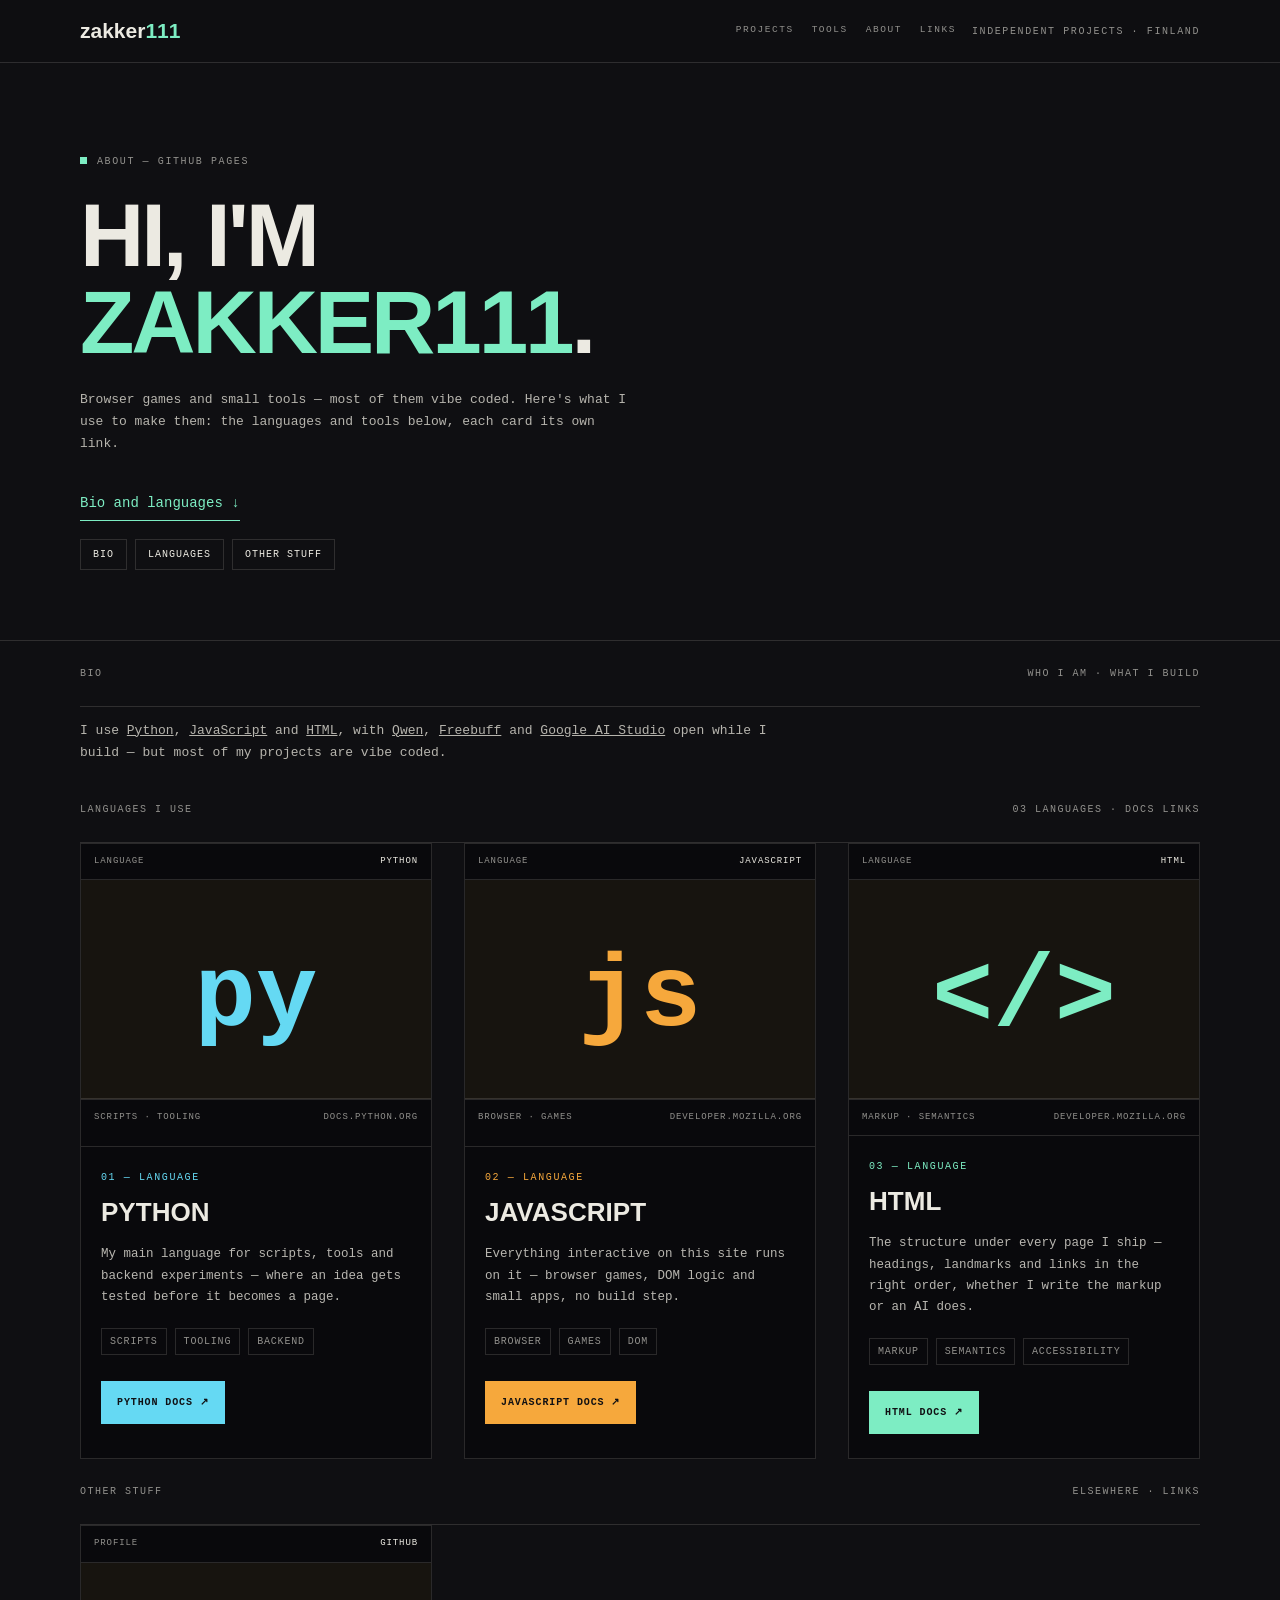
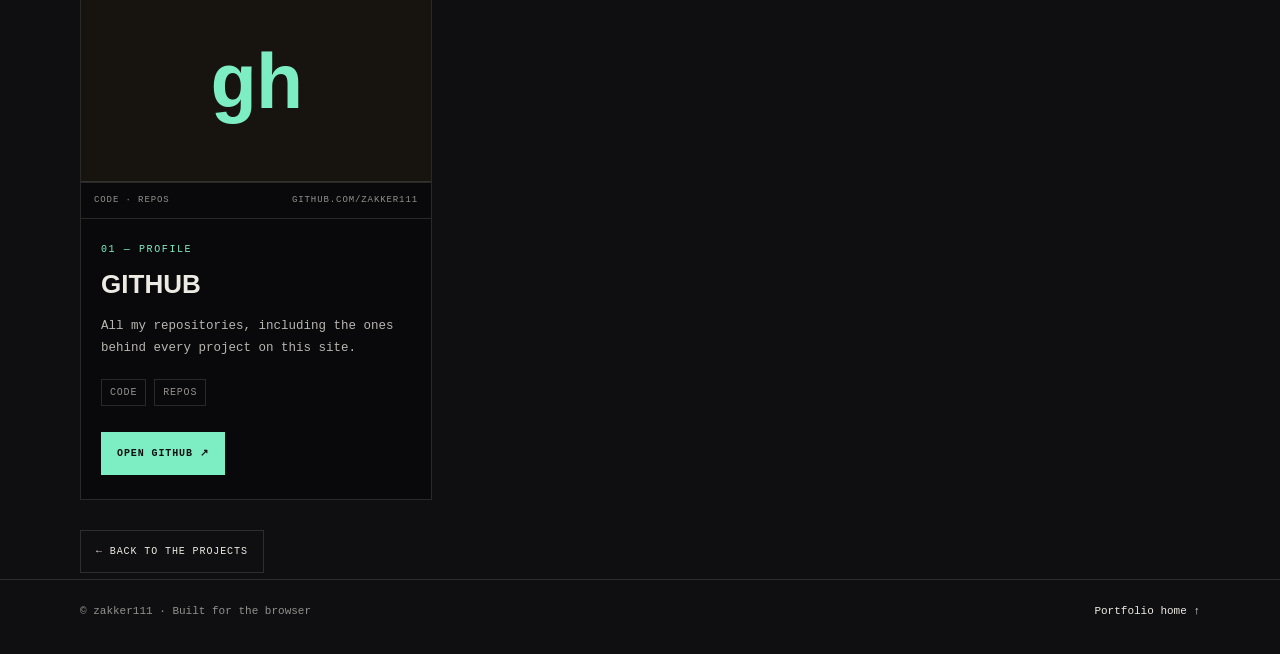
<file: about.html>
<!DOCTYPE html>
<html lang="en">
<head>
<meta charset="UTF-8">
<meta name="viewport" content="width=device-width, initial-scale=1">
<meta name="theme-color" content="#0f0f12">
<meta name="description" content="About zakker111 — the languages I work in (Python, JavaScript, HTML) and the tools I use every day (Qwen, Freebuff, Google AI Studio), each with its own link.">
<title>About — zakker111</title>
<link rel="canonical" href="https://zakker111.github.io/portfolio/about.html">
<!-- Social preview (Open Graph / Twitter) so links shared on Facebook, WhatsApp etc. render properly -->
<meta property="og:type" content="website">
<meta property="og:site_name" content="zakker111 — Projects">
<meta property="og:title" content="About — zakker111">
<meta property="og:description" content="The languages I work in and the other stuff behind zakker111's browser games and small tools.">
<meta property="og:url" content="https://zakker111.github.io/portfolio/about.html">
<!-- PNG (not SVG): Facebook's scraper does not render SVG share images -->
<meta property="og:image" content="https://zakker111.github.io/portfolio/og-image.png">
<meta property="og:image:width" content="1200">
<meta property="og:image:height" content="630">
<meta property="og:image:alt" content="About — zakker111">
<meta name="twitter:card" content="summary_large_image">
<meta name="twitter:title" content="About — zakker111">
<meta name="twitter:description" content="The languages I work in and the other stuff behind zakker111's browser games and small tools.">
<meta name="twitter:image" content="https://zakker111.github.io/portfolio/og-image.png">
<link rel="icon" href="data:image/svg+xml,%3Csvg xmlns='http://www.w3.org/2000/svg' viewBox='0 0 100 100'%3E%3Crect width='100' height='100' rx='18' fill='%230f0f12'/%3E%3Ctext x='50' y='72' font-size='60' font-family='monospace' font-weight='bold' text-anchor='middle' fill='%237dedc3'%3Ez%3C/text%3E%3C/svg%3E">
<link rel="stylesheet" href="assets/site.css">
<style>
.about-nav{display:flex;flex-wrap:wrap;gap:8px;margin-top:18px}
.about-nav a{border:1px solid var(--line);padding:6px 12px;font-size:10px;letter-spacing:.1em;text-transform:uppercase;color:var(--ink);text-decoration:none;transition:.2s ease}
.about-nav a:hover{border-color:var(--mint);color:var(--mint)}
</style>
</head>
<body>
<header><div class="wrap nav">
<a class="brand" href="./">zakker<span>111</span></a>
<nav class="nav-links" aria-label="Sections"><a href="./#projects">Projects</a><a href="tools.html">Tools</a><a href="about.html" aria-current="page">About</a><a href="links.html">Links</a></nav>
<div class="nav-note">Independent projects · Finland</div>
</div></header>

<main id="top">
<section class="hero"><div class="wrap"><div class="kicker">About — GitHub Pages</div><h1>Hi, I'm<br><span>zakker111</span>.</h1><p class="intro">Browser games and small tools — most of them vibe coded. Here's what I use to make them: the languages and tools below, each card its own link.</p><a class="hero-link" href="#bio">Bio and languages ↓</a>
<nav class="about-nav" aria-label="On this page"><a href="#bio">Bio</a><a href="#languages">Languages</a><a href="#other">Other stuff</a></nav></div></section>

<section id="bio" style="scroll-margin-top:80px"><div class="wrap">
<div class="section-head"><span>Bio</span><span>who I am · what I build</span></div>
<p class="intro" style="max-width:720px">I use <a href="https://docs.python.org/3/" target="_blank" rel="noopener">Python</a>, <a href="https://developer.mozilla.org/en-US/docs/Web/JavaScript" target="_blank" rel="noopener">JavaScript</a> and <a href="https://developer.mozilla.org/en-US/docs/Web/HTML" target="_blank" rel="noopener">HTML</a>, with <a href="https://chat.qwen.ai/" target="_blank" rel="noopener">Qwen</a>, <a href="https://freebuff.com/" target="_blank" rel="noopener">Freebuff</a> and <a href="https://aistudio.google.com/" target="_blank" rel="noopener">Google AI Studio</a> open while I build — but most of my projects are vibe coded.</p>
</div></section>

<section id="languages" style="scroll-margin-top:80px"><div class="wrap">
<div class="section-head"><span>Languages I use</span><span>03 languages · docs links</span></div>

<div class="card-grid">
<article class="project tool" style="--accent:var(--cyan)">
<div class="preview">
<div class="preview-head"><span>Language</span><strong>PYTHON</strong></div>
<div class="monogram"><svg viewBox="0 0 320 200" role="img" aria-label="Python monogram"><rect width="320" height="200" fill="#17140f"/><text x="160" y="133" text-anchor="middle" font-family="ui-monospace,SFMono-Regular,Menlo,monospace" font-size="94" font-weight="800" fill="var(--accent)">py</text></svg></div>
<div class="preview-foot"><span>Scripts · tooling</span><span>docs.python.org</span></div>
</div>
<div class="project-info">
<div class="number">01 — Language</div>
<h2>Python</h2>
<p class="description">My main language for scripts, tools and backend experiments — where an idea gets tested before it becomes a page.</p>
<div class="tags"><span class="tag">Scripts</span><span class="tag">Tooling</span><span class="tag">Backend</span></div>
<div class="actions"><a class="btn primary" href="https://docs.python.org/3/" target="_blank" rel="noopener">Python docs ↗</a></div>
</div>
</article>

<article class="project tool" style="--accent:var(--amber)">
<div class="preview">
<div class="preview-head"><span>Language</span><strong>JAVASCRIPT</strong></div>
<div class="monogram"><svg viewBox="0 0 320 200" role="img" aria-label="JavaScript monogram"><rect width="320" height="200" fill="#17140f"/><text x="160" y="133" text-anchor="middle" font-family="ui-monospace,SFMono-Regular,Menlo,monospace" font-size="94" font-weight="800" fill="var(--accent)">js</text></svg></div>
<div class="preview-foot"><span>Browser · games</span><span>developer.mozilla.org</span></div>
</div>
<div class="project-info">
<div class="number">02 — Language</div>
<h2>JavaScript</h2>
<p class="description">Everything interactive on this site runs on it — browser games, DOM logic and small apps, no build step.</p>
<div class="tags"><span class="tag">Browser</span><span class="tag">Games</span><span class="tag">DOM</span></div>
<div class="actions"><a class="btn primary" href="https://developer.mozilla.org/en-US/docs/Web/JavaScript" target="_blank" rel="noopener">JavaScript docs ↗</a></div>
</div>
</article>

<article class="project tool" style="--accent:var(--mint)">
<div class="preview">
<div class="preview-head"><span>Language</span><strong>HTML</strong></div>
<div class="monogram"><svg viewBox="0 0 320 200" role="img" aria-label="HTML monogram"><rect width="320" height="200" fill="#17140f"/><text x="160" y="133" text-anchor="middle" font-family="ui-monospace,SFMono-Regular,Menlo,monospace" font-size="94" font-weight="800" fill="var(--accent)">&lt;/&gt;</text></svg></div>
<div class="preview-foot"><span>Markup · semantics</span><span>developer.mozilla.org</span></div>
</div>
<div class="project-info">
<div class="number">03 — Language</div>
<h2>HTML</h2>
<p class="description">The structure under every page I ship — headings, landmarks and links in the right order, whether I write the markup or an AI does.</p>
<div class="tags"><span class="tag">Markup</span><span class="tag">Semantics</span><span class="tag">Accessibility</span></div>
<div class="actions"><a class="btn primary" href="https://developer.mozilla.org/en-US/docs/Web/HTML" target="_blank" rel="noopener">HTML docs ↗</a></div>
</div>
</article>
</div>
</div></section>

<section id="other" style="scroll-margin-top:80px"><div class="wrap">
<div class="section-head"><span>Other stuff</span><span>elsewhere · links</span></div>
<div class="card-grid">
<article class="project tool" style="--accent:var(--mint)">
<div class="preview">
<div class="preview-head"><span>Profile</span><strong>GITHUB</strong></div>
<div class="monogram"><svg viewBox="0 0 320 200" role="img" aria-label="GitHub monogram"><rect width="320" height="200" fill="#17140f"/><text x="160" y="133" text-anchor="middle" font-family="ui-monospace,SFMono-Regular,Menlo,monospace" font-size="72" font-weight="800" fill="var(--accent)">gh</text></svg></div>
<div class="preview-foot"><span>Code · repos</span><span>github.com/zakker111</span></div>
</div>
<div class="project-info">
<div class="number">01 — Profile</div>
<h2>GitHub</h2>
<p class="description">All my repositories, including the ones behind every project on this site.</p>
<div class="tags"><span class="tag">Code</span><span class="tag">Repos</span></div>
<div class="actions"><a class="btn primary" href="https://github.com/zakker111" target="_blank" rel="noopener">Open GitHub ↗</a></div>
</div>
</article>
</div>
<div class="page-back"><a class="btn" href="./#projects">← Back to the projects</a></div>
</div></section>
</main>

<footer class="site-foot"><div class="wrap">
<span>© zakker111 · Built for the browser</span>
<span><a href="./">Portfolio home ↑</a></span>
</div></footer>
</body>
</html>
</file>
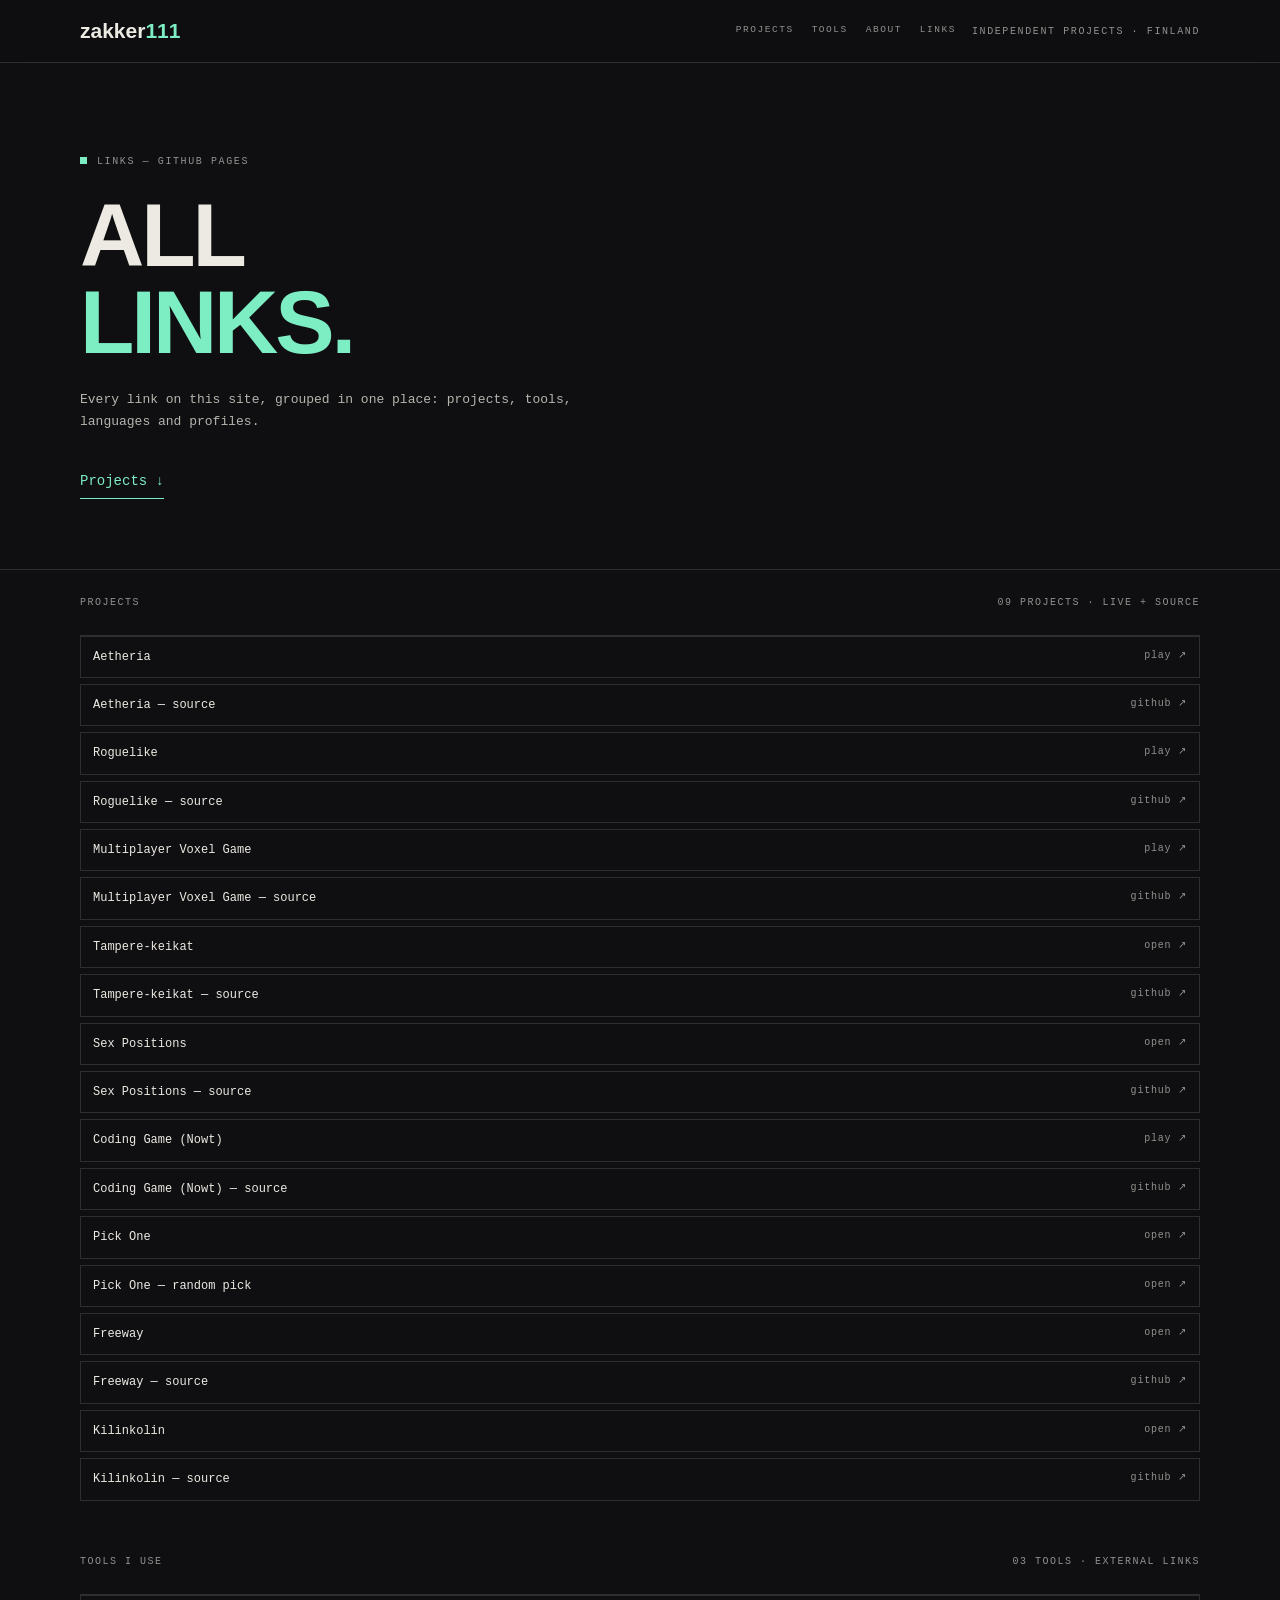
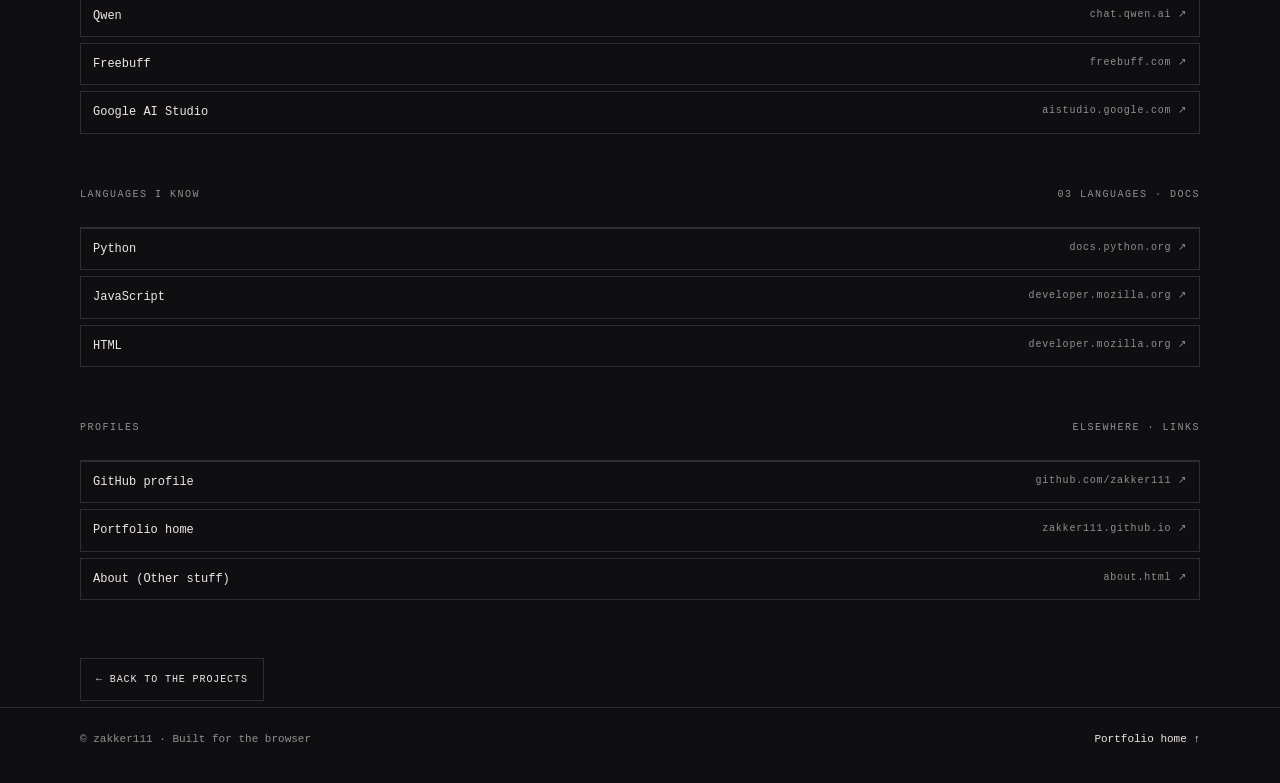
<file: links.html>
<!DOCTYPE html>
<html lang="en">
<head>
<meta charset="UTF-8">
<meta name="viewport" content="width=device-width, initial-scale=1">
<meta name="theme-color" content="#0f0f12">
<meta name="description" content="All links for zakker111 — projects, tools, languages and profiles, in one place.">
<title>Links — zakker111</title>
<link rel="canonical" href="https://zakker111.github.io/portfolio/links.html">
<!-- Social preview (Open Graph / Twitter) so links shared on Facebook, WhatsApp etc. render properly -->
<meta property="og:type" content="website">
<meta property="og:site_name" content="zakker111 — Projects">
<meta property="og:title" content="Links — zakker111">
<meta property="og:description" content="Every link on the site, grouped in one place: projects, tools, languages and profiles.">
<meta property="og:url" content="https://zakker111.github.io/portfolio/links.html">
<!-- PNG (not SVG): Facebook's scraper does not render SVG share images -->
<meta property="og:image" content="https://zakker111.github.io/portfolio/og-image.png">
<meta property="og:image:width" content="1200">
<meta property="og:image:height" content="630">
<meta property="og:image:alt" content="Links — zakker111">
<meta name="twitter:card" content="summary_large_image">
<meta name="twitter:title" content="Links — zakker111">
<meta name="twitter:description" content="Every link on the site, grouped in one place: projects, tools, languages and profiles.">
<meta name="twitter:image" content="https://zakker111.github.io/portfolio/og-image.png">
<link rel="icon" href="data:image/svg+xml,%3Csvg xmlns='http://www.w3.org/2000/svg' viewBox='0 0 100 100'%3E%3Crect width='100' height='100' rx='18' fill='%230f0f12'/%3E%3Ctext x='50' y='72' font-size='60' font-family='monospace' font-weight='bold' text-anchor='middle' fill='%237dedc3'%3Ez%3C/text%3E%3C/svg%3E">
<link rel="stylesheet" href="assets/site.css">
<style>
.link-group{margin:0 0 28px}
.link-group h3{margin:0 0 10px;font-size:11px;letter-spacing:.15em;text-transform:uppercase;color:var(--dim)}
.link-list{list-style:none;padding:0;margin:0;display:grid;gap:6px}
.link-list a{display:flex;justify-content:space-between;gap:12px;padding:10px 12px;border:1px solid var(--line);color:var(--ink);text-decoration:none;font-size:12px;transition:.2s ease}
.link-list a:hover{border-color:var(--mint);color:var(--mint)}
.link-list .sub{color:var(--dim);font-size:10px;letter-spacing:.08em}
</style>
</head>
<body>
<header><div class="wrap nav">
<a class="brand" href="./">zakker<span>111</span></a>
<nav class="nav-links" aria-label="Sections"><a href="./#projects">Projects</a><a href="tools.html">Tools</a><a href="about.html">About</a><a href="links.html" aria-current="page">Links</a></nav>
<div class="nav-note">Independent projects · Finland</div>
</div></header>

<main id="top">
<section class="hero"><div class="wrap"><div class="kicker">Links — GitHub Pages</div><h1>All<br><span>links.</span></h1><p class="intro">Every link on this site, grouped in one place: projects, tools, languages and profiles.</p><a class="hero-link" href="#projects">Projects ↓</a></div></section>

<section id="projects" style="scroll-margin-top:80px"><div class="wrap">
<div class="section-head"><span>Projects</span><span>09 projects · live + source</span></div>
<div class="link-group">
<ul class="link-list">
<li><a href="https://zakker111.github.io/aetheria/" target="_blank" rel="noopener">Aetheria <span class="sub">play ↗</span></a></li>
<li><a href="https://github.com/zakker111/aetheria" target="_blank" rel="noopener">Aetheria — source <span class="sub">github ↗</span></a></li>
<li><a href="https://zakker111.github.io/Roguelike_new_1/" target="_blank" rel="noopener">Roguelike <span class="sub">play ↗</span></a></li>
<li><a href="https://github.com/zakker111/Roguelike_new_1" target="_blank" rel="noopener">Roguelike — source <span class="sub">github ↗</span></a></li>
<li><a href="https://zakker111.github.io/multiplayer_voxel_game/" target="_blank" rel="noopener">Multiplayer Voxel Game <span class="sub">play ↗</span></a></li>
<li><a href="https://github.com/zakker111/multiplayer_voxel_game" target="_blank" rel="noopener">Multiplayer Voxel Game — source <span class="sub">github ↗</span></a></li>
<li><a href="https://zakker111.github.io/tampere-keikat/" target="_blank" rel="noopener">Tampere-keikat <span class="sub">open ↗</span></a></li>
<li><a href="https://github.com/zakker111/tampere-keikat" target="_blank" rel="noopener">Tampere-keikat — source <span class="sub">github ↗</span></a></li>
<li><a href="https://zakker111.github.io/Sex_positions/" target="_blank" rel="noopener">Sex Positions <span class="sub">open ↗</span></a></li>
<li><a href="https://github.com/zakker111/Sex_positions" target="_blank" rel="noopener">Sex Positions — source <span class="sub">github ↗</span></a></li>
<li><a href="https://zakker111.github.io/Coding_game-3_newest/" target="_blank" rel="noopener">Coding Game (Nowt) <span class="sub">play ↗</span></a></li>
<li><a href="https://github.com/zakker111/Coding_game-3_newest" target="_blank" rel="noopener">Coding Game (Nowt) — source <span class="sub">github ↗</span></a></li>
<li><a href="https://pick-one-projekti.zakker690.workers.dev/" target="_blank" rel="noopener">Pick One <span class="sub">open ↗</span></a></li>
<li><a href="https://pick-one-projekti.zakker690.workers.dev/?view=random&amp;seed=fvmh78" target="_blank" rel="noopener">Pick One — random pick <span class="sub">open ↗</span></a></li>
<li><a href="https://zakker111.github.io/freeway/" target="_blank" rel="noopener">Freeway <span class="sub">open ↗</span></a></li>
<li><a href="https://github.com/zakker111/freeway" target="_blank" rel="noopener">Freeway — source <span class="sub">github ↗</span></a></li>
<li><a href="https://zakker111.github.io/kilinkolin/" target="_blank" rel="noopener">Kilinkolin <span class="sub">open ↗</span></a></li>
<li><a href="https://github.com/zakker111/kilinkolin" target="_blank" rel="noopener">Kilinkolin — source <span class="sub">github ↗</span></a></li>
</ul>
</div>
</div></section>

<section id="tools" style="scroll-margin-top:80px"><div class="wrap">
<div class="section-head"><span>Tools I use</span><span>03 tools · external links</span></div>
<div class="link-group">
<ul class="link-list">
<li><a href="https://chat.qwen.ai/" target="_blank" rel="noopener">Qwen <span class="sub">chat.qwen.ai ↗</span></a></li>
<li><a href="https://freebuff.com/" target="_blank" rel="noopener">Freebuff <span class="sub">freebuff.com ↗</span></a></li>
<li><a href="https://aistudio.google.com/" target="_blank" rel="noopener">Google AI Studio <span class="sub">aistudio.google.com ↗</span></a></li>
</ul>
</div>
</div></section>

<section id="languages" style="scroll-margin-top:80px"><div class="wrap">
<div class="section-head"><span>Languages I know</span><span>03 languages · docs</span></div>
<div class="link-group">
<ul class="link-list">
<li><a href="https://docs.python.org/3/" target="_blank" rel="noopener">Python <span class="sub">docs.python.org ↗</span></a></li>
<li><a href="https://developer.mozilla.org/en-US/docs/Web/JavaScript" target="_blank" rel="noopener">JavaScript <span class="sub">developer.mozilla.org ↗</span></a></li>
<li><a href="https://developer.mozilla.org/en-US/docs/Web/HTML" target="_blank" rel="noopener">HTML <span class="sub">developer.mozilla.org ↗</span></a></li>
</ul>
</div>
</div></section>

<section id="profiles" style="scroll-margin-top:80px"><div class="wrap">
<div class="section-head"><span>Profiles</span><span>elsewhere · links</span></div>
<div class="link-group">
<ul class="link-list">
<li><a href="https://github.com/zakker111" target="_blank" rel="noopener">GitHub profile <span class="sub">github.com/zakker111 ↗</span></a></li>
<li><a href="https://zakker111.github.io/portfolio/" target="_blank" rel="noopener">Portfolio home <span class="sub">zakker111.github.io ↗</span></a></li>
<li><a href="https://zakker111.github.io/portfolio/about.html" target="_blank" rel="noopener">About (Other stuff) <span class="sub">about.html ↗</span></a></li>
</ul>
</div>
<div class="page-back"><a class="btn" href="./#projects">← Back to the projects</a></div>
</div></section>
</main>

<footer class="site-foot"><div class="wrap">
<span>© zakker111 · Built for the browser</span>
<span><a href="./">Portfolio home ↑</a></span>
</div></footer>
</body>
</html>
</file>
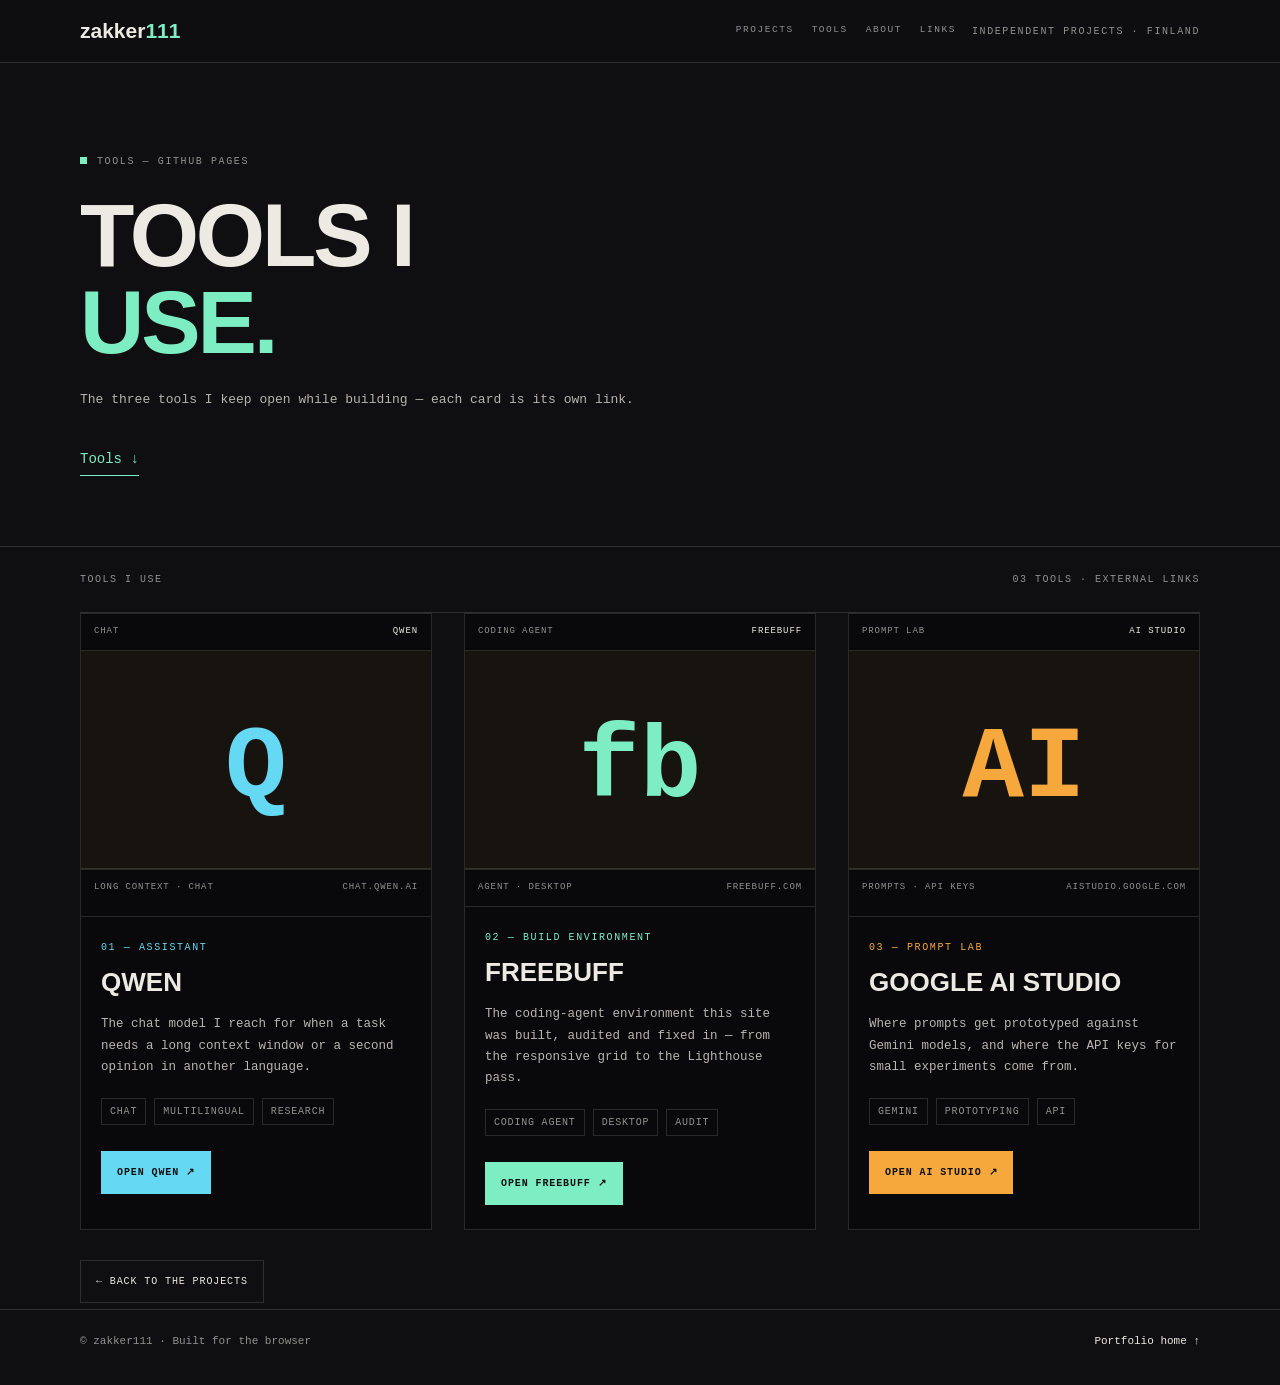
<file: tools.html>
<!DOCTYPE html>
<html lang="en">
<head>
<meta charset="UTF-8">
<meta name="viewport" content="width=device-width, initial-scale=1">
<meta name="theme-color" content="#0f0f12">
<meta name="description" content="Tools zakker111 uses — Qwen, Freebuff and Google AI Studio — each with its own link.">
<title>Tools — zakker111</title>
<link rel="canonical" href="https://zakker111.github.io/portfolio/tools.html">
<!-- Social preview (Open Graph / Twitter) so links shared on Facebook, WhatsApp etc. render properly -->
<meta property="og:type" content="website">
<meta property="og:site_name" content="zakker111 — Projects">
<meta property="og:title" content="Tools — zakker111">
<meta property="og:description" content="Qwen, Freebuff and Google AI Studio — the three tools zakker111 keeps open while building.">
<meta property="og:url" content="https://zakker111.github.io/portfolio/tools.html">
<!-- PNG (not SVG): Facebook's scraper does not render SVG share images -->
<meta property="og:image" content="https://zakker111.github.io/portfolio/og-image.png">
<meta property="og:image:width" content="1200">
<meta property="og:image:height" content="630">
<meta property="og:image:alt" content="Tools — zakker111">
<meta name="twitter:card" content="summary_large_image">
<meta name="twitter:title" content="Tools — zakker111">
<meta name="twitter:description" content="Qwen, Freebuff and Google AI Studio — the three tools zakker111 keeps open while building.">
<meta name="twitter:image" content="https://zakker111.github.io/portfolio/og-image.png">
<link rel="icon" href="data:image/svg+xml,%3Csvg xmlns='http://www.w3.org/2000/svg' viewBox='0 0 100 100'%3E%3Crect width='100' height='100' rx='18' fill='%230f0f12'/%3E%3Ctext x='50' y='72' font-size='60' font-family='monospace' font-weight='bold' text-anchor='middle' fill='%237dedc3'%3Ez%3C/text%3E%3C/svg%3E">
<link rel="stylesheet" href="assets/site.css">
</head>
<body>
<header><div class="wrap nav">
<a class="brand" href="./">zakker<span>111</span></a>
<nav class="nav-links" aria-label="Sections"><a href="./#projects">Projects</a><a href="tools.html" aria-current="page">Tools</a><a href="about.html">About</a><a href="links.html">Links</a></nav>
<div class="nav-note">Independent projects · Finland</div>
</div></header>

<main id="top">
<section class="hero"><div class="wrap"><div class="kicker">Tools — GitHub Pages</div><h1>Tools I<br><span>use.</span></h1><p class="intro">The three tools I keep open while building — each card is its own link.</p><a class="hero-link" href="#tools">Tools ↓</a></div></section>

<section id="tools" style="scroll-margin-top:80px"><div class="wrap">
<div class="section-head"><span>Tools I use</span><span>03 tools · external links</span></div>
<div class="card-grid">
<article class="project tool" style="--accent:var(--cyan)">
<div class="preview">
<div class="preview-head"><span>Chat</span><strong>QWEN</strong></div>
<div class="monogram"><svg viewBox="0 0 320 200" role="img" aria-label="Qwen monogram"><rect width="320" height="200" fill="#17140f"/><text x="160" y="133" text-anchor="middle" font-family="ui-monospace,SFMono-Regular,Menlo,monospace" font-size="94" font-weight="800" fill="var(--accent)">Q</text></svg></div>
<div class="preview-foot"><span>Long context · chat</span><span>chat.qwen.ai</span></div>
</div>
<div class="project-info">
<div class="number">01 — Assistant</div>
<h2>Qwen</h2>
<p class="description">The chat model I reach for when a task needs a long context window or a second opinion in another language.</p>
<div class="tags"><span class="tag">Chat</span><span class="tag">Multilingual</span><span class="tag">Research</span></div>
<div class="actions"><a class="btn primary" href="https://chat.qwen.ai/" target="_blank" rel="noopener">Open Qwen ↗</a></div>
</div>
</article>

<article class="project tool" style="--accent:var(--mint)">
<div class="preview">
<div class="preview-head"><span>Coding agent</span><strong>FREEBUFF</strong></div>
<div class="monogram"><svg viewBox="0 0 320 200" role="img" aria-label="Freebuff monogram"><rect width="320" height="200" fill="#17140f"/><text x="160" y="133" text-anchor="middle" font-family="ui-monospace,SFMono-Regular,Menlo,monospace" font-size="94" font-weight="800" fill="var(--accent)">fb</text></svg></div>
<div class="preview-foot"><span>Agent · desktop</span><span>freebuff.com</span></div>
</div>
<div class="project-info">
<div class="number">02 — Build environment</div>
<h2>Freebuff</h2>
<p class="description">The coding-agent environment this site was built, audited and fixed in — from the responsive grid to the Lighthouse pass.</p>
<div class="tags"><span class="tag">Coding agent</span><span class="tag">Desktop</span><span class="tag">Audit</span></div>
<div class="actions"><a class="btn primary" href="https://freebuff.com/" target="_blank" rel="noopener">Open Freebuff ↗</a></div>
</div>
</article>

<article class="project tool" style="--accent:var(--amber)">
<div class="preview">
<div class="preview-head"><span>Prompt lab</span><strong>AI STUDIO</strong></div>
<div class="monogram"><svg viewBox="0 0 320 200" role="img" aria-label="Google AI Studio monogram"><rect width="320" height="200" fill="#17140f"/><text x="160" y="133" text-anchor="middle" font-family="ui-monospace,SFMono-Regular,Menlo,monospace" font-size="94" font-weight="800" fill="var(--accent)">AI</text></svg></div>
<div class="preview-foot"><span>Prompts · API keys</span><span>aistudio.google.com</span></div>
</div>
<div class="project-info">
<div class="number">03 — Prompt lab</div>
<h2>Google AI Studio</h2>
<p class="description">Where prompts get prototyped against Gemini models, and where the API keys for small experiments come from.</p>
<div class="tags"><span class="tag">Gemini</span><span class="tag">Prototyping</span><span class="tag">API</span></div>
<div class="actions"><a class="btn primary" href="https://aistudio.google.com/" target="_blank" rel="noopener">Open AI Studio ↗</a></div>
</div>
</article>
</div>
<div class="page-back"><a class="btn" href="./#projects">← Back to the projects</a></div>
</div></section>
</main>

<footer class="site-foot"><div class="wrap">
<span>© zakker111 · Built for the browser</span>
<span><a href="./">Portfolio home ↑</a></span>
</div></footer>
</body>
</html>
</file>
<file: assets/site.css>
:root{--bg:#0f0f12;--panel:#09090c;--ink:#eceae2;--dim:#92918d;--line:rgba(236,234,226,.14);--mint:#7dedc3;--amber:#f6a83c;--coral:#ff6146;--pink:#ff4f87;--red:#ff6a73;--cyan:#65d9f3;--mono:"IBM Plex Mono",ui-monospace,SFMono-Regular,Menlo,Consolas,"Liberation Mono",monospace;--display:"Syne","Arial Black","Helvetica Neue",Arial,sans-serif}
*{box-sizing:border-box}html{scroll-behavior:smooth}body{margin:0;background:var(--bg);color:var(--ink);font:14px/1.7 var(--mono)}a{color:inherit}a:focus-visible{outline:2px solid var(--mint);outline-offset:4px}.wrap{width:min(1120px,calc(100% - 40px));margin:auto}
.card-grid{display:grid;grid-template-columns:1fr;gap:26px 32px;width:100%}
.card-grid>article{width:min(100%,560px);margin:0 auto;justify-self:start}
@media(min-width:761px){.card-grid{grid-template-columns:repeat(2,minmax(0,1fr))}.card-grid>article{width:min(100%,440px)}}
@media(min-width:1080px){.card-grid{grid-template-columns:repeat(3,minmax(0,1fr))}.card-grid>article{width:min(100%,360px)}}
.hero .wrap,.project-info{container-type:inline-size}

.project-info{padding:22px 20px 24px;order:1}
header{position:sticky;top:0;z-index:10;background:rgba(15,15,18,.92);backdrop-filter:blur(12px);border-bottom:1px solid var(--line)}.nav{min-height:62px;display:flex;align-items:center;justify-content:space-between;gap:16px}.brand{font:800 21px var(--display);text-decoration:none}.brand span{color:var(--mint)}.nav-note,.kicker,.number,.tag{color:var(--dim);font-size:10px;letter-spacing:.16em;text-transform:uppercase}
.hero{min-height:400px;padding:90px 0 70px;display:flex;flex-direction:column;justify-content:center;border-bottom:1px solid var(--line)}.kicker:before{content:"";display:inline-block;width:7px;height:7px;background:var(--mint);margin-right:10px}h1{max-width:100%;margin:22px 0;font-weight:800;font-family:var(--display);line-height:.98;letter-spacing:-.035em;text-transform:uppercase;overflow-wrap:break-word;font-size:clamp(19px,6.3vw,66px);font-size:clamp(19px,7.95cqw,90px)}h1 span{color:var(--mint)}.intro{max-width:560px;color:#b6b4ad;font-size:13px}.hero-link{display:inline-block;margin-top:24px;width:fit-content;color:var(--mint);text-decoration:none;border-bottom:1px solid var(--mint);padding-bottom:4px}
.section-head{display:flex;justify-content:space-between;gap:12px;padding:24px 0;border-bottom:1px solid var(--line);color:var(--dim);font-size:10px;letter-spacing:.15em;text-transform:uppercase}.project{--accent:var(--mint);display:grid;grid-template-columns:minmax(0,1fr);gap:0;align-items:stretch;padding:0;border:1px solid var(--line);background:var(--panel);overflow:hidden;animation:appear .7s both;transition:border-color .25s}.project:nth-child(1){animation-delay:.04s}.project:nth-child(2){animation-delay:.08s}.project:nth-child(3){animation-delay:.12s}.project:nth-child(4){animation-delay:.16s}.project:nth-child(5){animation-delay:.20s}.project:nth-child(6){animation-delay:.24s}.project:nth-child(7){animation-delay:.28s}.project:nth-child(8){animation-delay:.32s}.project:nth-child(9){animation-delay:.36s}.project:nth-child(10){animation-delay:.40s}@keyframes appear{from{opacity:0;transform:translateY(12px)}to{opacity:1;transform:translateY(0)}}
.number{color:var(--accent)}h2{margin:13px 0 18px;font-weight:800;font-family:var(--display);line-height:1.05;text-transform:uppercase;overflow-wrap:break-word;font-size:clamp(18px,6.2vw,40px);font-size:clamp(18px,8.4cqw,46px)}.description{max-width:490px;color:#b8b6b0;font-size:12.5px}.tags{display:flex;flex-wrap:wrap;gap:8px;margin-top:20px}.tag{border:1px solid var(--line);padding:4px 8px;letter-spacing:.08em}.actions{display:flex;flex-wrap:wrap;gap:9px;margin-top:26px}.btn{display:inline-flex;justify-content:center;align-items:center;gap:8px;padding:12px 15px;border:1px solid var(--line);color:var(--ink);text-decoration:none;font-size:10px;letter-spacing:.09em;text-transform:uppercase;transition:.2s ease}.btn.primary{background:var(--accent);border-color:var(--accent);color:#101013;font-weight:600}.btn:hover{border-color:var(--accent);transform:translateY(-2px)}.btn.primary:hover{background:var(--ink);border-color:var(--ink)}
.preview{min-width:0;border:0;border-bottom:1px solid var(--line);background:var(--panel);transition:border-color .25s;order:0}.project:hover{border-color:var(--accent)}.preview-head,.preview-foot{display:flex;justify-content:space-between;gap:12px;padding:10px 13px;color:var(--dim);font-size:9px;letter-spacing:.1em;text-transform:uppercase}.preview-head{border-bottom:1px solid var(--line)}.preview-head strong{color:var(--ink);font-weight:500}.preview-foot{border-top:1px solid var(--line);align-items:center}.updated{color:var(--accent);white-space:nowrap}.update-dot{display:inline-block;width:6px;height:6px;border-radius:50%;background:var(--accent);margin-right:6px}.updated.changed .update-dot{animation:updatePulse 1s ease-in-out 5}@keyframes updatePulse{50%{transform:scale(2.1);box-shadow:0 0 12px var(--accent)}}
.art{position:relative;height:245px;overflow:hidden;background:radial-gradient(ellipse at 50% 60%,color-mix(in srgb,var(--accent) 12%,transparent),transparent 67%),#09090c}.art:before{content:"";position:absolute;inset:0;opacity:.45;background-image:linear-gradient(rgba(255,255,255,.035) 1px,transparent 1px),linear-gradient(90deg,rgba(255,255,255,.035) 1px,transparent 1px);background-size:22px 22px}
.art svg{position:absolute;inset:0;width:100%;height:100%;overflow:visible}.art .label{position:absolute;left:12px;top:10px;color:var(--dim);font-size:9px;letter-spacing:.12em;text-transform:uppercase;z-index:2}
.k18-frame{border:1px solid var(--line);background:var(--panel);transition:border-color .25s}.project:hover .k18-frame{border-color:var(--accent)}.k18-corner{position:absolute;width:16px;height:16px;border:2px solid var(--accent);z-index:3;animation:k18glow 2.4s ease-in-out infinite}.k18-corner.tl{top:-2px;left:-2px;border-right:0;border-bottom:0}.k18-corner.tr{top:-2px;right:-2px;border-left:0;border-bottom:0;animation-delay:.6s}.k18-corner.bl{bottom:-2px;left:-2px;border-right:0;border-top:0;animation-delay:1.2s}.k18-corner.br{bottom:-2px;right:-2px;border-left:0;border-top:0;animation-delay:1.8s}@keyframes k18glow{0%,100%{opacity:.45;filter:drop-shadow(0 0 0 transparent)}50%{opacity:1;filter:drop-shadow(0 0 7px var(--accent))}}
.k18-badge{display:inline-flex;align-items:center;gap:6px;padding:4px 9px;border:1px solid var(--accent);color:var(--accent);font-size:9px;letter-spacing:.14em;text-transform:uppercase;font-weight:600;animation:k18pulse 2.2s ease-in-out infinite}@keyframes k18pulse{50%{box-shadow:0 0 14px color-mix(in srgb,var(--accent) 45%,transparent)}}.scanline{position:absolute;left:0;right:0;height:2px;background:linear-gradient(90deg,transparent,var(--accent),transparent);opacity:.5;animation:scanmove 3.2s linear infinite;z-index:2}@keyframes scanmove{from{top:-4px}to{top:250px}}
svg .glow{filter:drop-shadow(0 0 5px currentColor)}svg .slow{animation:drift 5s ease-in-out infinite}svg .slow2{animation:drift 7s ease-in-out infinite reverse}svg .blink{animation:blink 2.5s steps(2,end) infinite}svg .walk{animation:walk 1.2s ease-in-out infinite alternate;transform-box:fill-box;transform-origin:center}svg .bob{animation:bob 2.4s ease-in-out infinite}svg .pulse{animation:pulse 2s ease-in-out infinite;transform-box:fill-box;transform-origin:center}svg .slot{animation:slot 1.4s cubic-bezier(.2,.7,.3,1) infinite}svg .slot2{animation:slot 1.4s cubic-bezier(.2,.7,.3,1) infinite;animation-delay:.14s}svg .slot3{animation:slot 1.4s cubic-bezier(.2,.7,.3,1) infinite;animation-delay:.28s}@keyframes slot{0%{transform:translateY(-15px);opacity:0}18%,68%{transform:translateY(0);opacity:1}90%,100%{transform:translateY(15px);opacity:0}}svg .landed{animation:landed 4.2s ease-in-out infinite}@keyframes landed{0%,8%{opacity:0}18%,88%{opacity:1}100%{opacity:0}}svg .lockring{animation:lockring 4.2s ease-in-out infinite}@keyframes lockring{0%,10%{transform:scale(.88);opacity:0}22%,85%{transform:scale(1);opacity:1}100%{transform:scale(1);opacity:0}}svg .chipflow{animation:chipflow 3.2s linear infinite}@keyframes chipflow{from{transform:translateX(0)}to{transform:translateX(-48px)}}
@keyframes drift{0%,100%{transform:translateY(0)}50%{transform:translateY(-7px)}}@keyframes blink{50%{opacity:.35}}@keyframes walk{to{transform:translateX(9px)}}@keyframes bob{50%{transform:translateY(-4px)}}@keyframes pulse{50%{opacity:.4;transform:scale(1.08)}}
.world-ground{fill:#12231e;stroke:#315849;stroke-width:1}.tree{fill:#214b3c;stroke:#7dedc3;stroke-opacity:.65}.house{fill:#182a27;stroke:#7dedc3;stroke-width:1}.creature{fill:#7dedc3}.dungeon-wall{fill:#473521;stroke:#f6a83c;stroke-opacity:.65}.dungeon-floor{fill:#17130f;stroke:#654a28;stroke-width:1}.voxel-top{fill:#ff8a6e}.voxel-front{fill:#a43f31}.voxel-side{fill:#6d2c28}.stick{fill:none;stroke-linecap:round;stroke-linejoin:round;stroke-width:4}.gig-card{fill:#181018;stroke:#ff4f87;stroke-opacity:.7}.gig-line{stroke:#ff4f87;stroke-width:2;opacity:.75}
footer{padding:32px 0 45px;color:var(--dim);font-size:10px}.footer-inner{display:flex;justify-content:space-between;flex-wrap:wrap;gap:12px}footer a,footer .footer-btn{color:var(--mint);text-decoration:none}.footer-btn{background:none;border:0;padding:0;font:inherit;cursor:pointer;letter-spacing:inherit}.footer-btn:hover,.footer-btn:focus-visible{text-decoration:underline}
@media(max-width:760px){.hero{min-height:350px;padding:70px 0 50px}.project{grid-template-columns:1fr;padding:0;gap:0}.art{height:215px}.actions .btn{flex:1 1 130px}.nav-note{font-size:8px}}
@media(prefers-reduced-motion:reduce){*,*:before,*:after{animation-duration:.01ms!important;animation-iteration-count:1!important;scroll-behavior:auto!important;transition-duration:.01ms!important}}
.nav-links{display:flex;gap:18px;margin-left:auto}
.nav-links a{font-size:9.5px;letter-spacing:.16em;text-transform:uppercase;text-decoration:none;color:var(--dim);padding:3px 0;border-bottom:1px solid transparent}
.nav-links a:hover,.nav-links a:focus-visible{color:var(--ink);border-bottom-color:var(--mint)}
.tool .monogram{aspect-ratio:16/10;border-bottom:1px solid var(--line);background:#17140f}
.tool .monogram svg{display:block;width:100%;height:100%}
@media(max-width:520px){.nav-note{display:none}.nav-links{gap:14px;margin-left:0}}
.site-foot{border-top:1px solid var(--line);padding:22px 0 34px}
.site-foot .wrap{display:flex;flex-wrap:wrap;gap:14px;justify-content:space-between;color:var(--dim);font-size:11px}
.site-foot a{color:var(--ink);text-decoration:none}
.site-foot a:hover{color:var(--mint)}
.page-back{padding:30px 0 6px}
@media(max-width:400px){.nav{flex-wrap:wrap;padding:10px 0}.nav-links{width:100%;margin-left:0;justify-content:space-between;gap:0}.nav-links a{font-size:9px;letter-spacing:.1em}}
</file>
